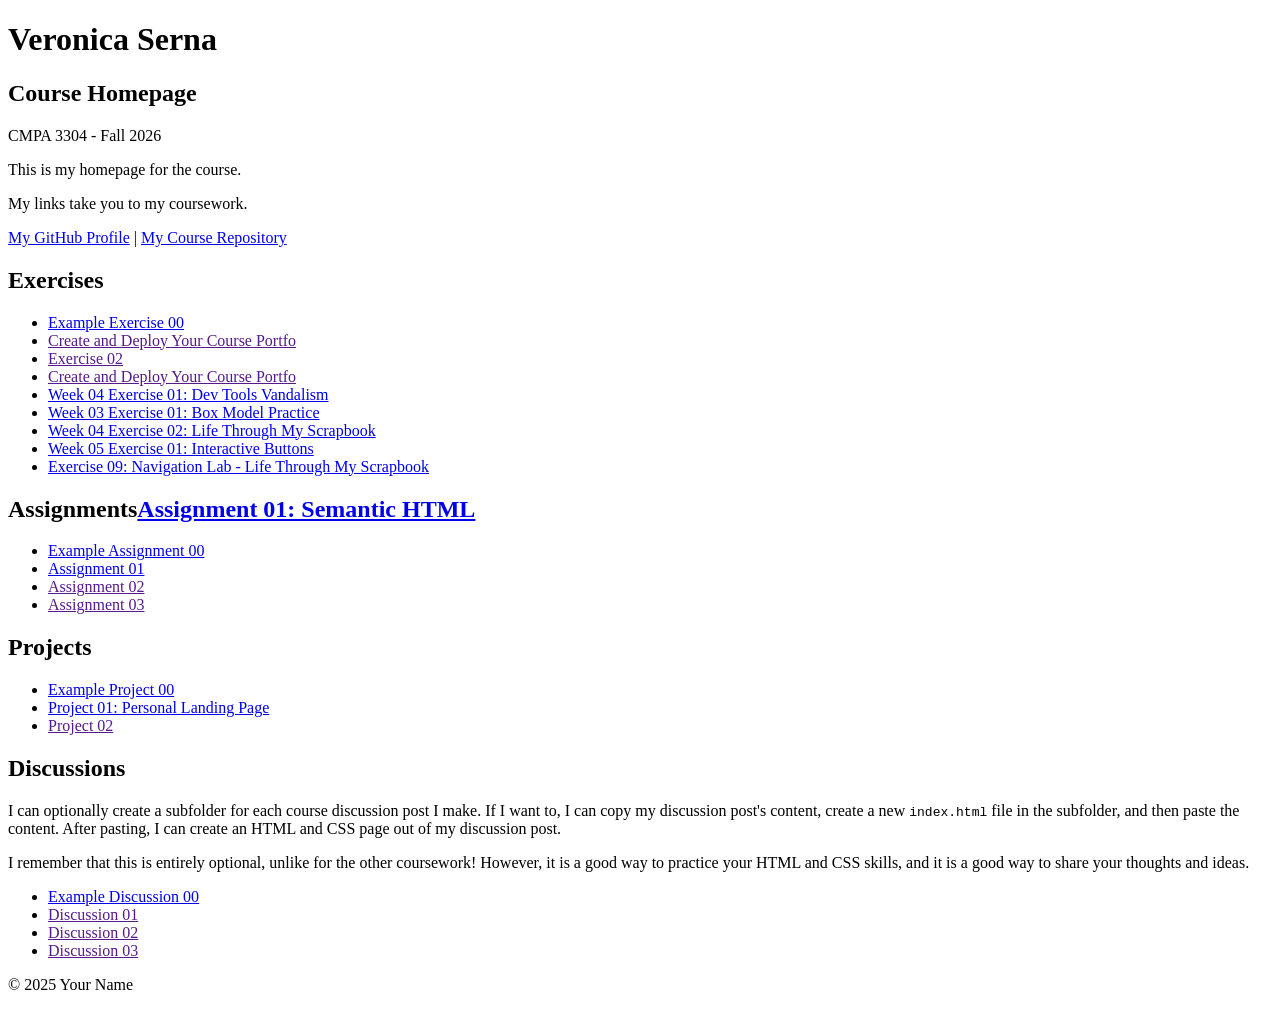
<file: index.html>
<!DOCTYPE html>

<!--

INSTRUCTIONS: HOW TO CHANGE THIS PAGE:

1. Change "Student Name" in the title above to your real name.

2. Change "Veronica Serna" in the big heading below to your real name.

3. Change "your-RSernaTech" to your real GitHub RSernaTech in both links.

4. Change "VScommit" to the name of this repository.

5. Change "CMPA 3304" to the name of your class.

6. Change "Fall 2026" to match when you are taking this class.

7. Add links to your work:
    - Find the words that say "Exercise 03", "Assignment 01", etc.
    - Between the quote marks in href="", put the relative link to your work in the subfolder. You can simply link to the subfolder name. Take a look at the example folders and links to see how to do this.
    - For work not yet started/completed, you can leave the href="" blank until you are ready.
    - Change the words "Exercise 03" to match the name of the exercise. Do the same for assignments and projects. If you add your discussion posts, do the same for them.
    - Do this for each piece of work you finish.

8. You can add more links by copying a whole line like this:
    <li><a href="">New Work Name</a></li>
    Then paste it below the last one in that section.

9. Save your changes and push to GitHub when you are done. Remember you can use GitHub Desktop to help you with this.

Remember: During the course, if you want, you can style your homepage to introduce your own style and aesthetics. To start, keep this page simple and plain. This is just a template to get you started. Embrace the handcrafted approach to web design and development: change things to make them your own.

Remember: You must have a GitHub account, a new GitHub repository for this course, and this file (index.html) in that repository. 

Remember: You must create subfolders for each piece of coursework as the semester progresses.

-->

<html lang="en">
    <head>
        <meta charset="UTF-8" />
        <title>Course Homepage template</title>
        <meta charset="UTF-8" />
        <meta name="viewport" content="width=device-width, initial-scale=1.0" />
        <title>Veronica Serna - Course Homepage</title>
    </head>

    <body>
        <header>
            <h1>Veronica Serna</h1>
            <h2>Course Homepage</h2>
            <p>CMPA 3304 - Fall 2026</p>
            <p>This is my homepage for the course.</p>
            <p>My links take you to my coursework.</p>
            <nav>
                <a href="https://github.com/your-RSernaTech">My GitHub Profile</a>
                |
                <a href="https://github.com/your-RSernaTech/VScommit">
                    My Course Repository
                </a>
            </nav>
        </header>

        <main>
            <section>
                <h2>Exercises</h2>
                <ul>
                    <li>
                        <a href="example-exercise-00/">Example Exercise 00</a>
                    </li>
                    <li><a href="">Create and Deploy Your Course Portfo</a></li>
                    <li><a href="">Exercise 02</a></li>
                    <li><a href="">Create and Deploy Your Course Portfo</a></li>
                    
                    <li><a href="week-04-exercise-01/index.html">Week 04 Exercise 01: Dev Tools Vandalism</a></li>

                    <li><a href="week-03-exercise-01/">Week 03 Exercise 01: Box Model Practice</a></li>
                    
                    <li><a href="week-04-exercise-02/">Week 04 Exercise 02: Life Through My Scrapbook</a></li>
                    <li><a href="week-05-exercise-01/">Week 05 Exercise 01: Interactive Buttons</a></li>
                    <li><a href="week-06-exercise-01/">Exercise 09: Navigation Lab - Life Through My Scrapbook</a></li>
                </ul>
            </section>

            <section>
                <h2>Assignments<a href="Assignment-01/">Assignment 01: Semantic HTML</a></h2>
                <ul>
                    <li>
                        <a href="example-assignment-00/">
                            Example Assignment 00
                        </a>
                    </li>
                    <li><a href="Assignment-01/">Assignment 01</a></li>
                    <li><a href="">Assignment 02</a></li>
                    <li><a href="">Assignment 03</a></li>
                </ul>
            </section>

            <section>
                <h2>Projects</h2>
                <ul>
                    <li>
                        <a href="example-project-00/">Example Project 00</a>
                    </li>
                    
                    <li><a href="project-01/index.html">Project 01: Personal Landing Page</a></li>

                    <li><a href="">Project 02</a></li>
                </ul>
            </section>

            <section>
                <h2>Discussions</h2>
                <p>
                    I can optionally create a subfolder for each course
                    discussion post I make. If I want to, I can copy my
                    discussion post's content, create a new
                    <code>index.html</code>
                    file in the subfolder, and then paste the content. After
                    pasting, I can create an HTML and CSS page out of my
                    discussion post.
                </p>
                <p>
                    I remember that this is entirely optional, unlike for the
                    other coursework! However, it is a good way to practice your
                    HTML and CSS skills, and it is a good way to share your
                    thoughts and ideas.
                </p>
                <ul>
                    <li>
                        <a href="example-discussion-00/">
                            Example Discussion 00
                        </a>
                    </li>
                    <li><a href="">Discussion 01</a></li>
                    <li><a href="">Discussion 02</a></li>
                    <li><a href="">Discussion 03</a></li>
                </ul>
            </section>
        </main>

        <footer>
            <p>&copy; 2025 Your Name</p>
        </footer>
    </body>
</html>
</file>
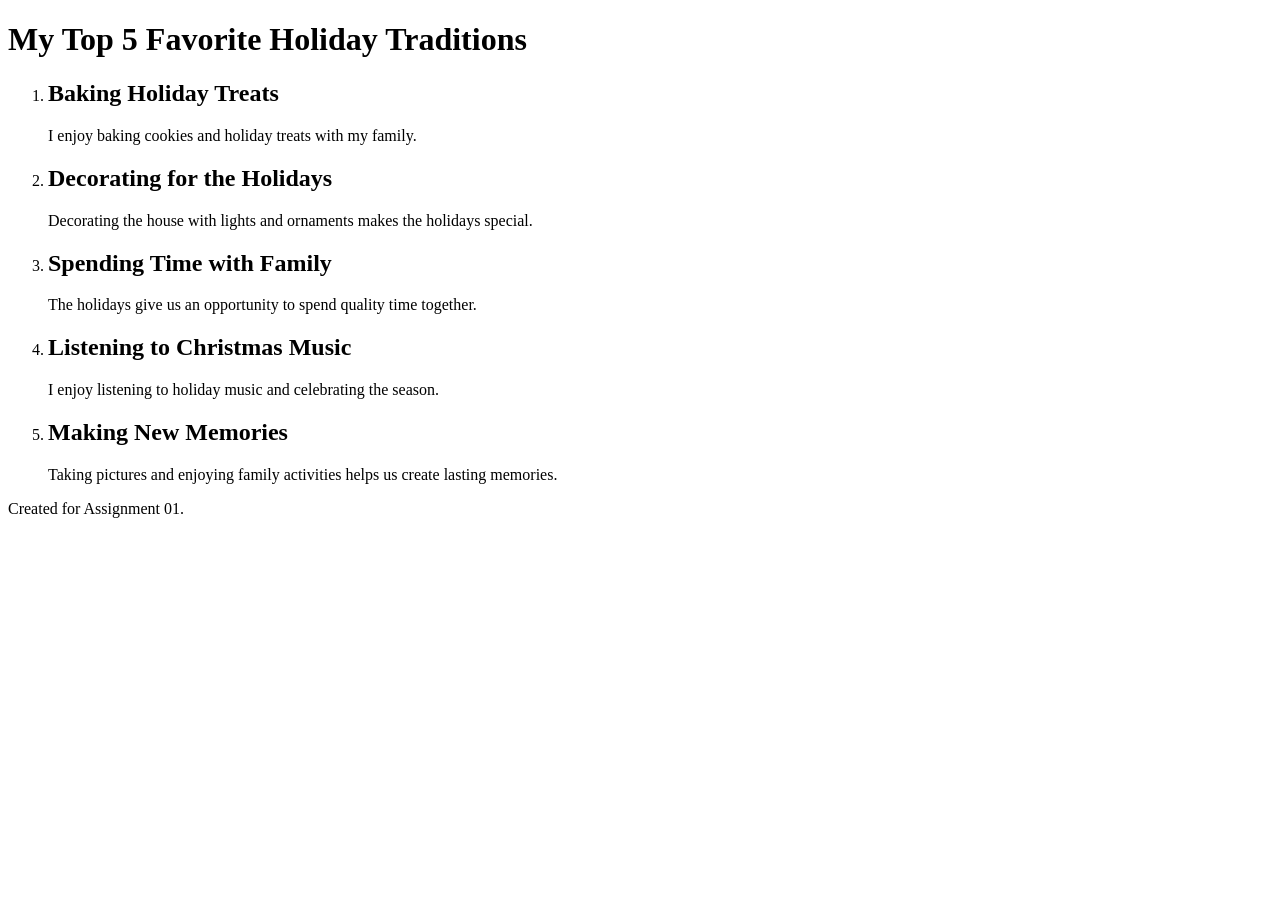
<file: Assignment-01/index.html>
<!DOCTYPE html>
<html lang="en">

<head>
    <meta charset="UTF-8">
    <meta name="viewport" content="width=device-width, initial-scale=1.0">
    <title>My Top 5 Favorite Holiday Traditions</title>
</head>

<body>

    <header>
        <h1>My Top 5 Favorite Holiday Traditions</h1>
    </header>

    <main>
        <ol>
            <li>
                <h2>Baking Holiday Treats</h2>
                <p>I enjoy baking cookies and holiday treats with my family.</p>
            </li>

            <li>
                <h2>Decorating for the Holidays</h2>
                <p>Decorating the house with lights and ornaments makes the holidays special.</p>
            </li>

            <li>
                <h2>Spending Time with Family</h2>
                <p>The holidays give us an opportunity to spend quality time together.</p>
            </li>

            <li>
                <h2>Listening to Christmas Music</h2>
                <p>I enjoy listening to holiday music and celebrating the season.</p>
            </li>

            <li>
                <h2>Making New Memories</h2>
                <p>Taking pictures and enjoying family activities helps us create lasting memories.</p>
            </li>
        </ol>
    </main>

    <footer>
        <p>Created for Assignment 01.</p>
    </footer>

</body>
</html>
</file>
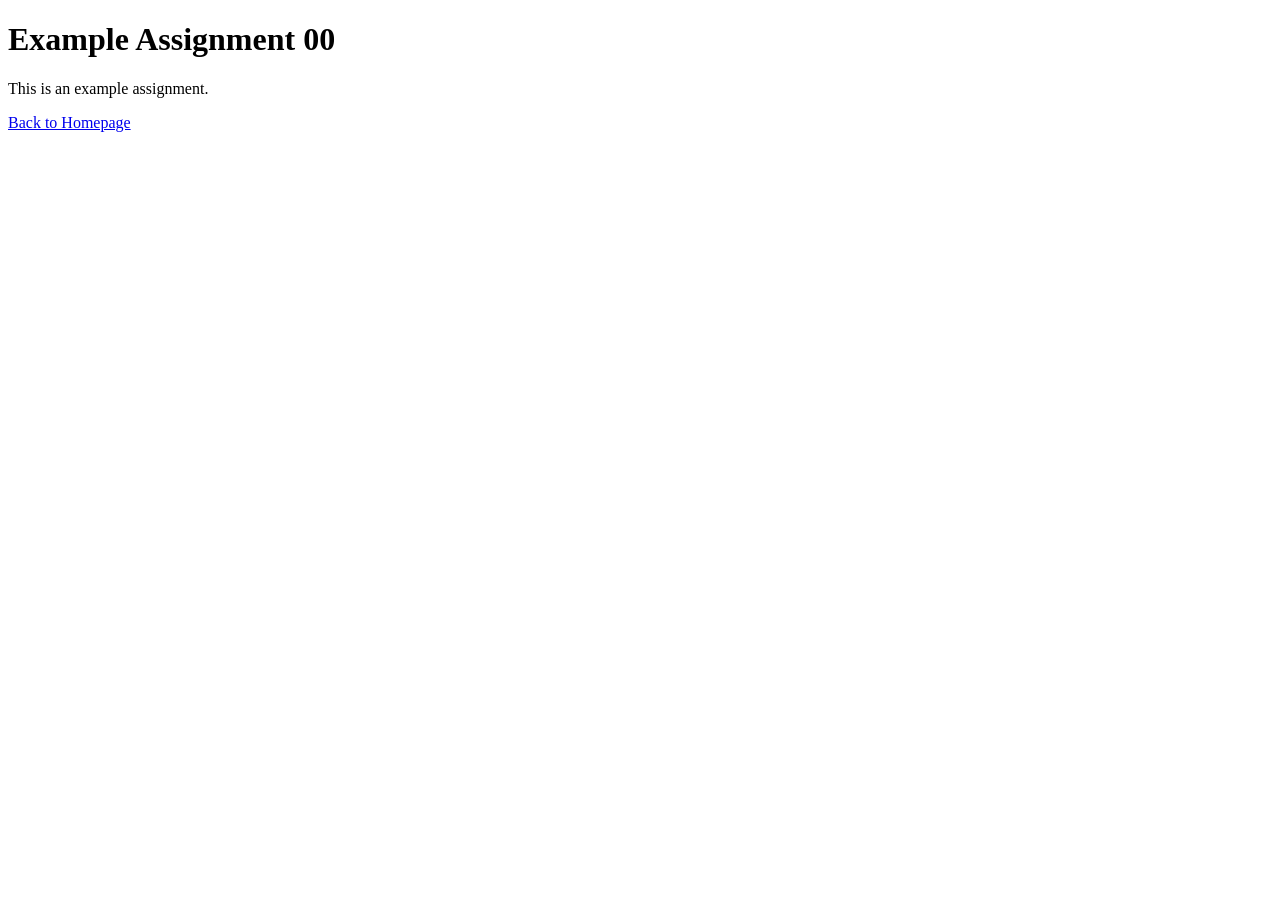
<file: example-assignment-00/index.html>
<!DOCTYPE html>
<html lang="en">
    <head>
        <meta charset="UTF-8" />
        <meta name="viewport" content="width=device-width, initial-scale=1.0" />
        <title>Example Assignment 00</title>
    </head>
    <body>
        <h1>Example Assignment 00</h1>
        <p>This is an example assignment.</p>
        <a href="../index.html">Back to Homepage</a>
    </body>
</html>
</file>
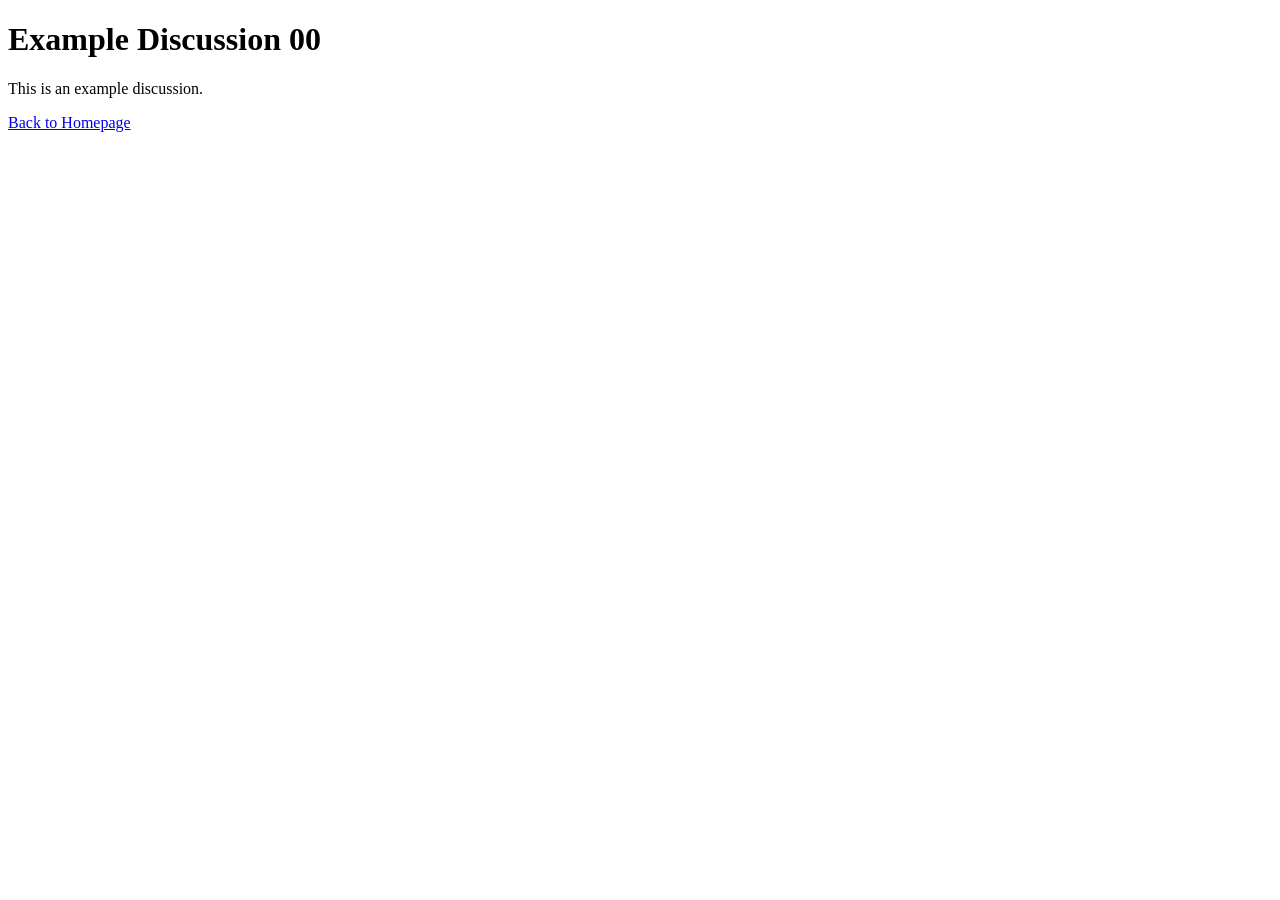
<file: example-discussion-00/index.html>
<!DOCTYPE html>
<html lang="en">
    <head>
        <meta charset="UTF-8" />
        <meta name="viewport" content="width=device-width, initial-scale=1.0" />
        <title>Example Discussion 00</title>
    </head>
    <body>
        <h1>Example Discussion 00</h1>
        <p>This is an example discussion.</p>
        <a href="../index.html">Back to Homepage</a>
    </body>
</html>
</file>
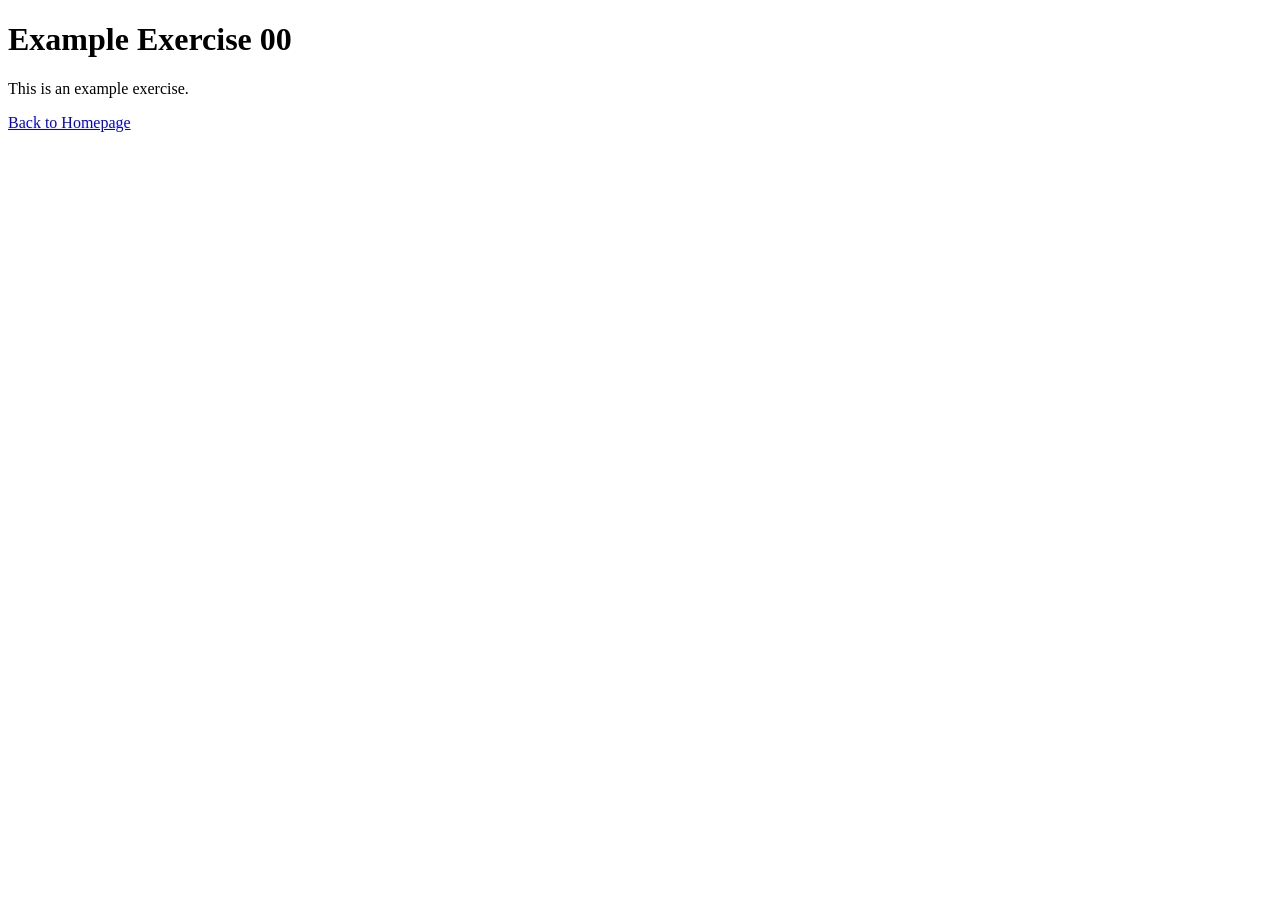
<file: example-exercise-00/index.html>
<!DOCTYPE html>
<html lang="en">
    <head>
        <meta charset="UTF-8" />
        <meta name="viewport" content="width=device-width, initial-scale=1.0" />
        <title>Example Exercise 00</title>
    </head>
    <body>
        <h1>Example Exercise 00</h1>
        <p>This is an example exercise.</p>
        <a href="../index.html">Back to Homepage</a>
    </body>
</html>
</file>
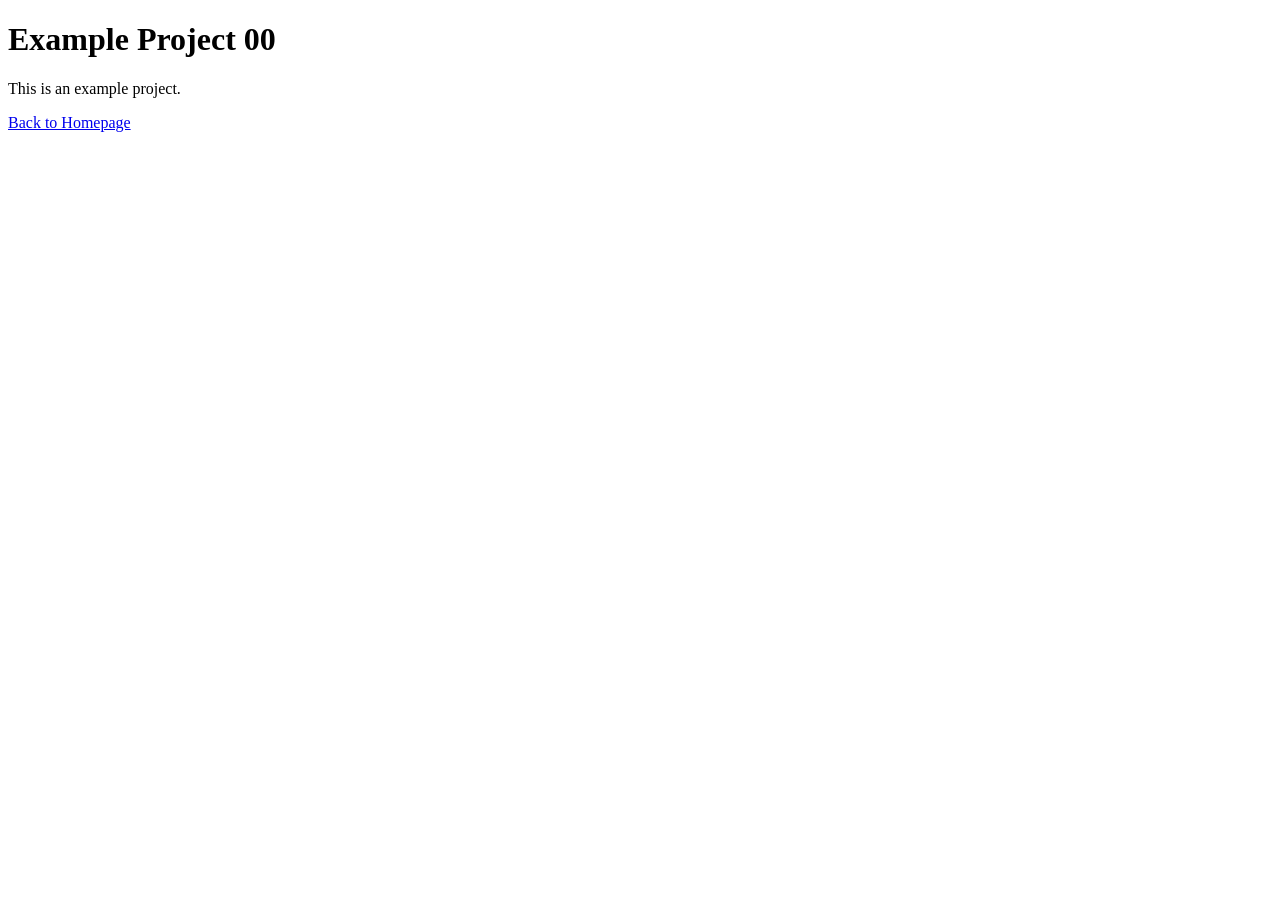
<file: example-project-00/index.html>
<!DOCTYPE html>
<html lang="en">
    <head>
        <meta charset="UTF-8" />
        <meta name="viewport" content="width=device-width, initial-scale=1.0" />
        <title>Example Project 00</title>
    </head>
    <body>
        <h1>Example Project 00</h1>
        <p>This is an example project.</p>
        <a href="../index.html">Back to Homepage</a>
    </body>
</html>
</file>
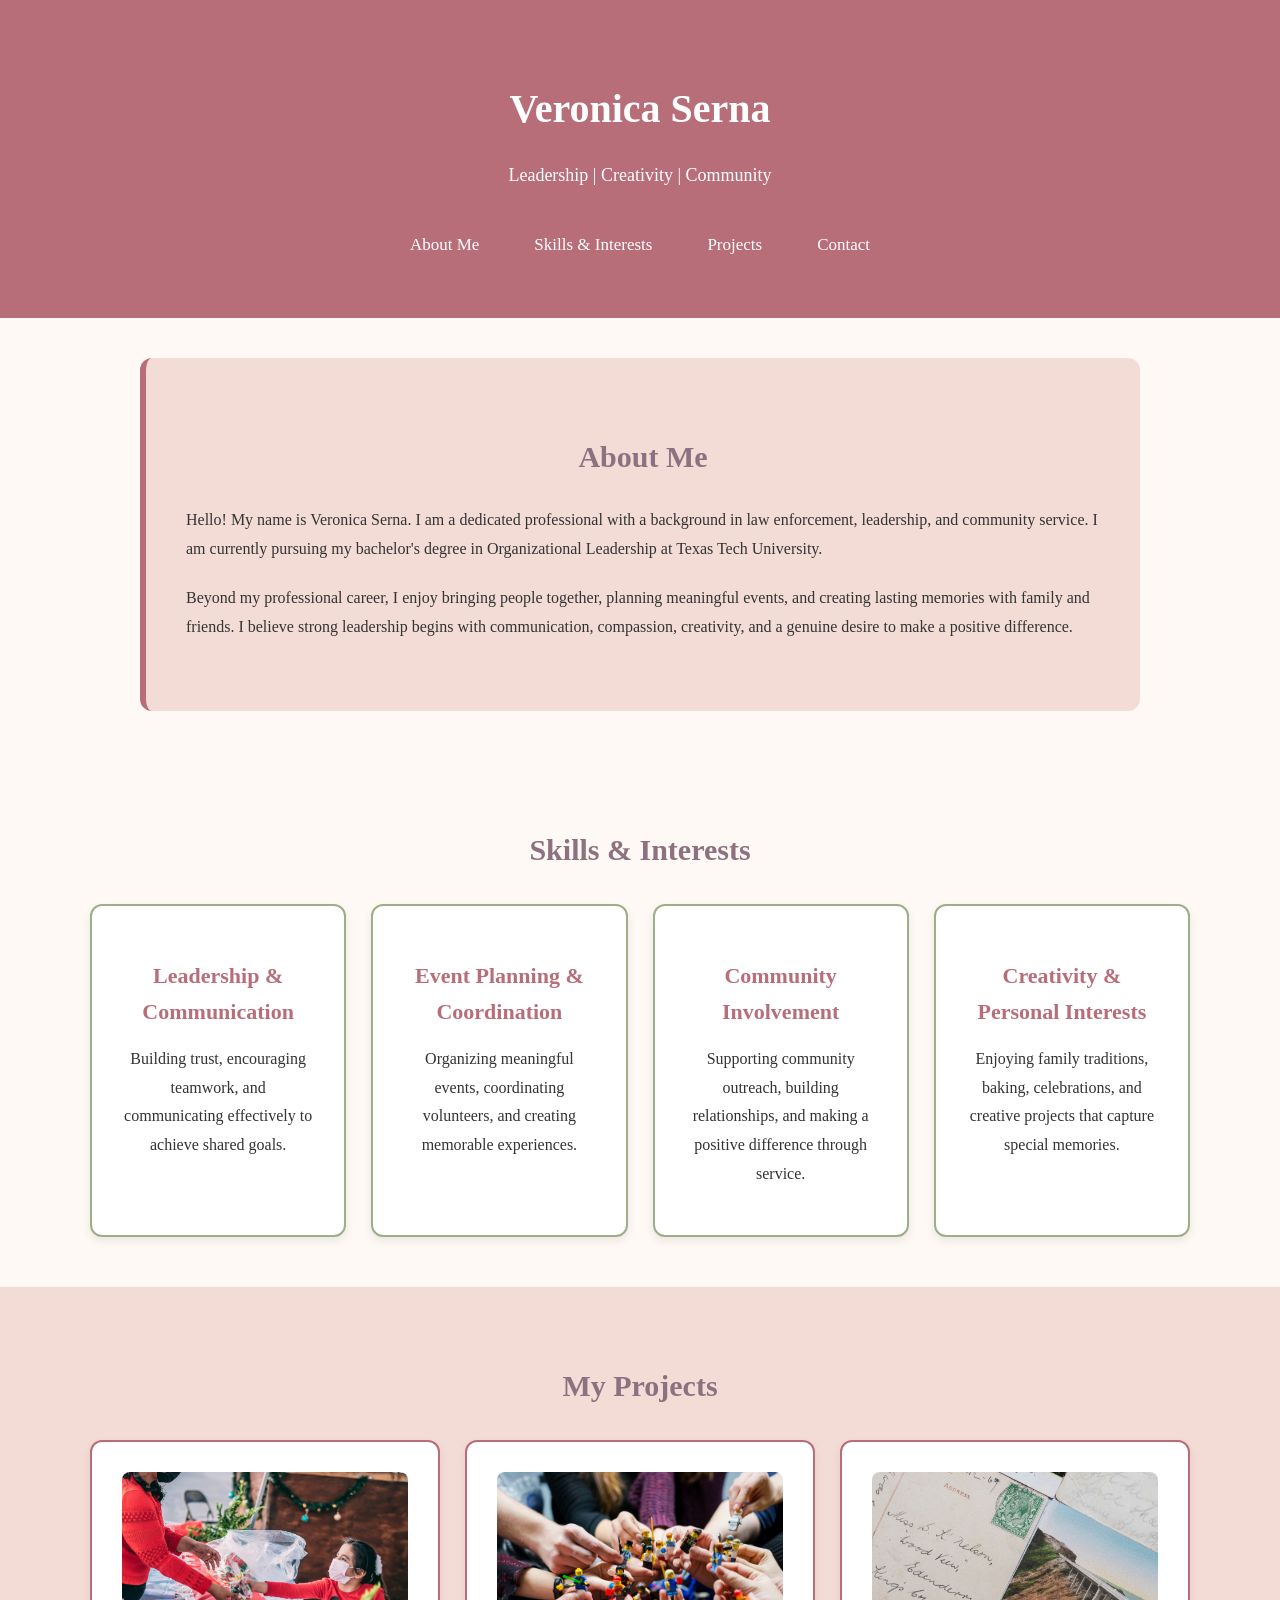
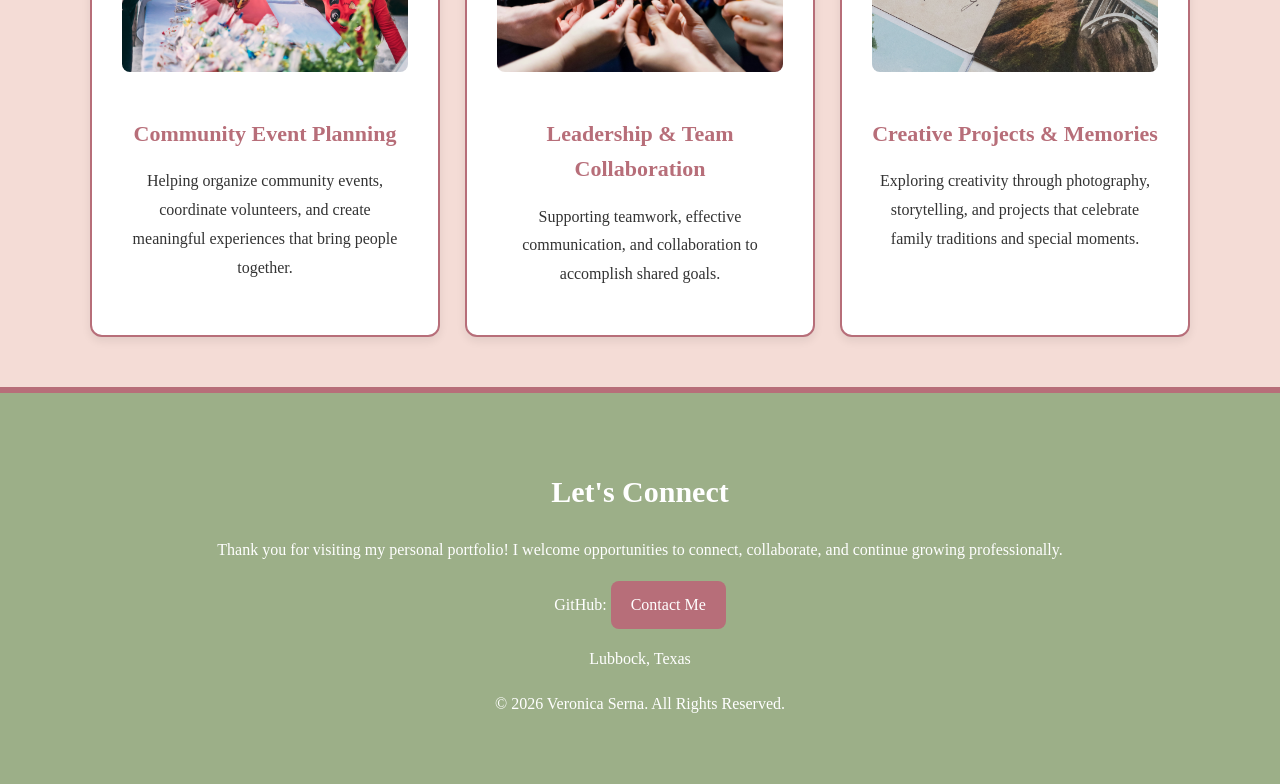
<file: project-01/index.html>
<!DOCTYPE html>
<html lang="en">
<head>
    <meta charset="UTF-8">
    <meta name="viewport" content="width=device-width, initial-scale=1.0">
    <title>My Personal Portfolio</title>
    <link rel="stylesheet" href="style.css">
</head>
<body>
<header>
    <h1>Veronica Serna</h1>
    <p>Leadership | Creativity | Community</p>

    <nav>
        <a href="#about">About Me</a>
        <a href="#skills">Skills & Interests</a>
        <a href="#projects">Projects</a>
        <a href="#contact">Contact</a>
    </nav>
</header>

<main>
    <section id="about">
        <h2>About Me</h2>
        <p>Hello! My name is Veronica Serna. I am a dedicated professional with a background in law enforcement, leadership, and community service. I am currently pursuing my bachelor's degree in Organizational Leadership at Texas Tech University.</p>

        <p>Beyond my professional career, I enjoy bringing people together, planning meaningful events, and creating lasting memories with family and friends. I believe strong leadership begins with communication, compassion, creativity, and a genuine desire to make a positive difference.</p>
    </section>

<section id="skills">
    <h2>Skills & Interests</h2>

    <div class="skills-container">
        <div class="skill-card">
            <h3>Leadership & Communication</h3>
            <p>Building trust, encouraging teamwork, and communicating effectively to achieve shared goals.</p>
        </div>

        <div class="skill-card">
            <h3>Event Planning & Coordination</h3>
            <p>Organizing meaningful events, coordinating volunteers, and creating memorable experiences.</p>
        </div>

        <div class="skill-card">
            <h3>Community Involvement</h3>
            <p>Supporting community outreach, building relationships, and making a positive difference through service.</p>
        </div>

        <div class="skill-card">
            <h3>Creativity & Personal Interests</h3>
            <p>Enjoying family traditions, baking, celebrations, and creative projects that capture special memories.</p>
        </div>
    </div>
</section>
 <section id="projects">
    <h2>My Projects</h2>
    <div class="projects-container">
        <div class="project-card">
            <img src="images/community-event.jpg" alt="Volunteers participating in a community event">       
            <h3>Community Event Planning</h3>
            <p>Helping organize community events, coordinate volunteers, and create meaningful experiences that bring people together.</p>
        </div>
        <div class="project-card">
            <img src="images/team-collaboration.jpg" alt="People working together as a team">
            <h3>Leadership & Team Collaboration</h3>
            <p>Supporting teamwork, effective communication, and collaboration to accomplish shared goals.</p>
        </div>
        <div class="project-card">
            <img src="images/scrapbooking-memories.jpg" alt="Vintage postcards and photographs representing treasured memories">
            <h3>Creative Projects & Memories</h3>
            <p>Exploring creativity through photography, storytelling, and projects that celebrate family traditions and special moments.</p>
        </div>
    </div>
</section> 

    
</main>


<footer id="contact">
    <h2>Let's Connect</h2>

    <p>Thank you for visiting my personal portfolio! I welcome opportunities to connect, collaborate, and continue growing professionally.</p>

    
<p>GitHub: <a href="https://github.com/RSernaTech" target="_blank" rel="noopener noreferrer">Contact Me</a></p>


    <p>Lubbock, Texas</p>

    <p>&copy; 2026 Veronica Serna. All Rights Reserved.</p>
</footer>

</body>
</html>
</file>
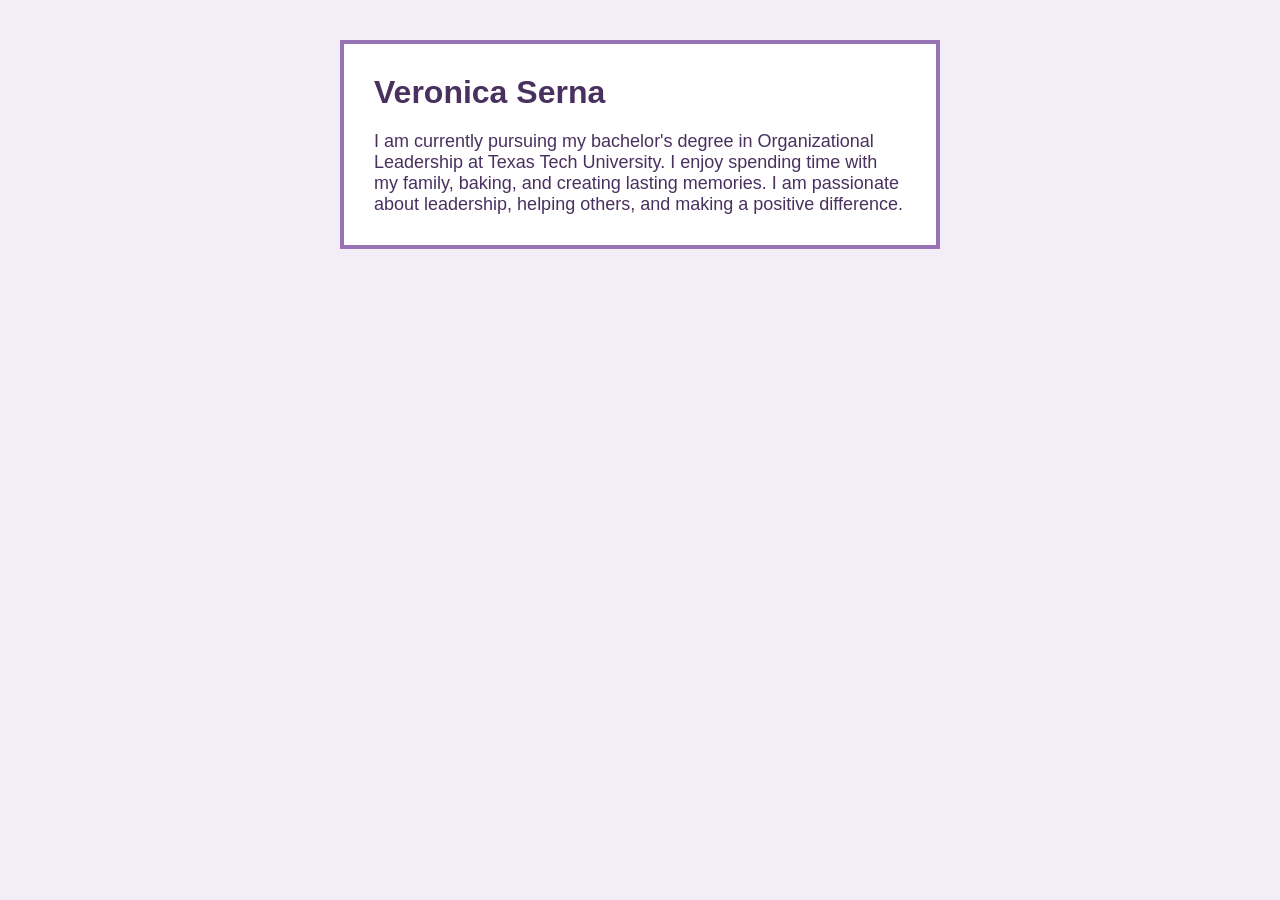
<file: week-03-exercise-01/index.html>
<!DOCTYPE html>
<html lang="en">

<head>
    <meta charset="UTF-8">
    <meta name="viewport" content="width=device-width, initial-scale=1.0">
    <title>Veronica Serna</title>
    <link rel="stylesheet" href="style.css">
</head>

<body>
    <div class="card">
        <h1>Veronica Serna</h1>
        <p>
            I am currently pursuing my bachelor's degree in
            Organizational Leadership at Texas Tech University.
            I enjoy spending time with my family, baking, and
            creating lasting memories. I am passionate about
            leadership, helping others, and making a positive
            difference.
        </p>
    </div>
</body>

</html>
</file>
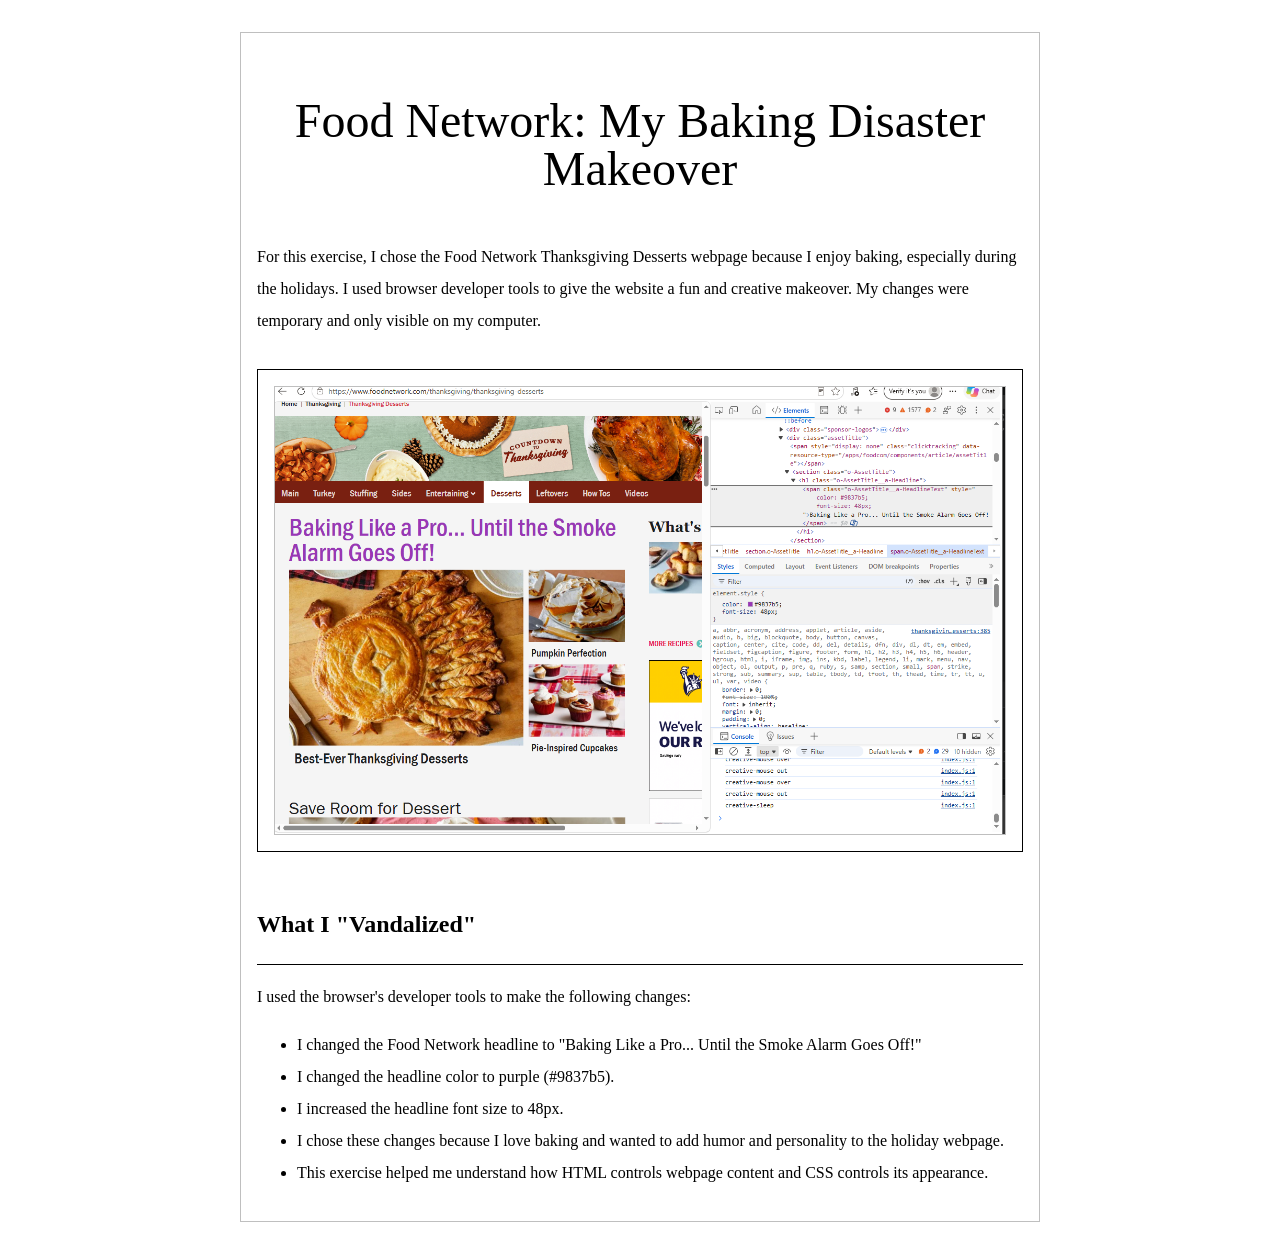
<file: week-04-exercise-01/index.html>
<!DOCTYPE html>
<html lang="en">

<head>
    <meta charset="UTF-8" />
    <meta name="viewport" content="width=device-width, initial-scale=1.0" />
    <title>Week 04 Exercise 01 - My Dev Tools Vandalism</title>
    <link rel="stylesheet" href="./style.css" />
</head>

<body>
    <main>
        <h1>Food Network: My Baking Disaster Makeover</h1>        
          <p>For this exercise, I chose the Food Network Thanksgiving
            Desserts webpage because I enjoy baking, especially during
            the holidays. I used browser developer tools to give the
            website a fun and creative makeover. My changes were
             temporary and only visible on my computer.
        </p>
        <div class="screenshot-container">
            <!-- 
                IMPORTANT: Update the src attribute below to match your screenshot filename.
                Example: If your screenshot is named "apple-dot-com-but-with-papyrus-font.png", change the line to:
                src="./apple-dot-com-but-with-papyrus-font.png"
            -->
            <img src="./devtools-vandalism-screenshot.png" alt="Screenshot of my modified Food Network webpage">        </div>
        <h2>What I "Vandalized"</h2>

        <p>
            I used the browser's developer tools to make the following changes:
        </p>

        <ul>
            <li>I changed the Food Network headline to "Baking Like a Pro... Until the Smoke Alarm Goes Off!"</li>
            <li>I changed the headline color to purple (#9837b5).</li>
            <li>I increased the headline font size to 48px.</li>
            <li>I chose these changes because I love baking and wanted to add humor and personality to the holiday webpage.</li>
            <li>This exercise helped me understand how HTML controls webpage content and CSS controls its appearance.</li>
        </ul>
            </main>
</body>

</html>
</file>
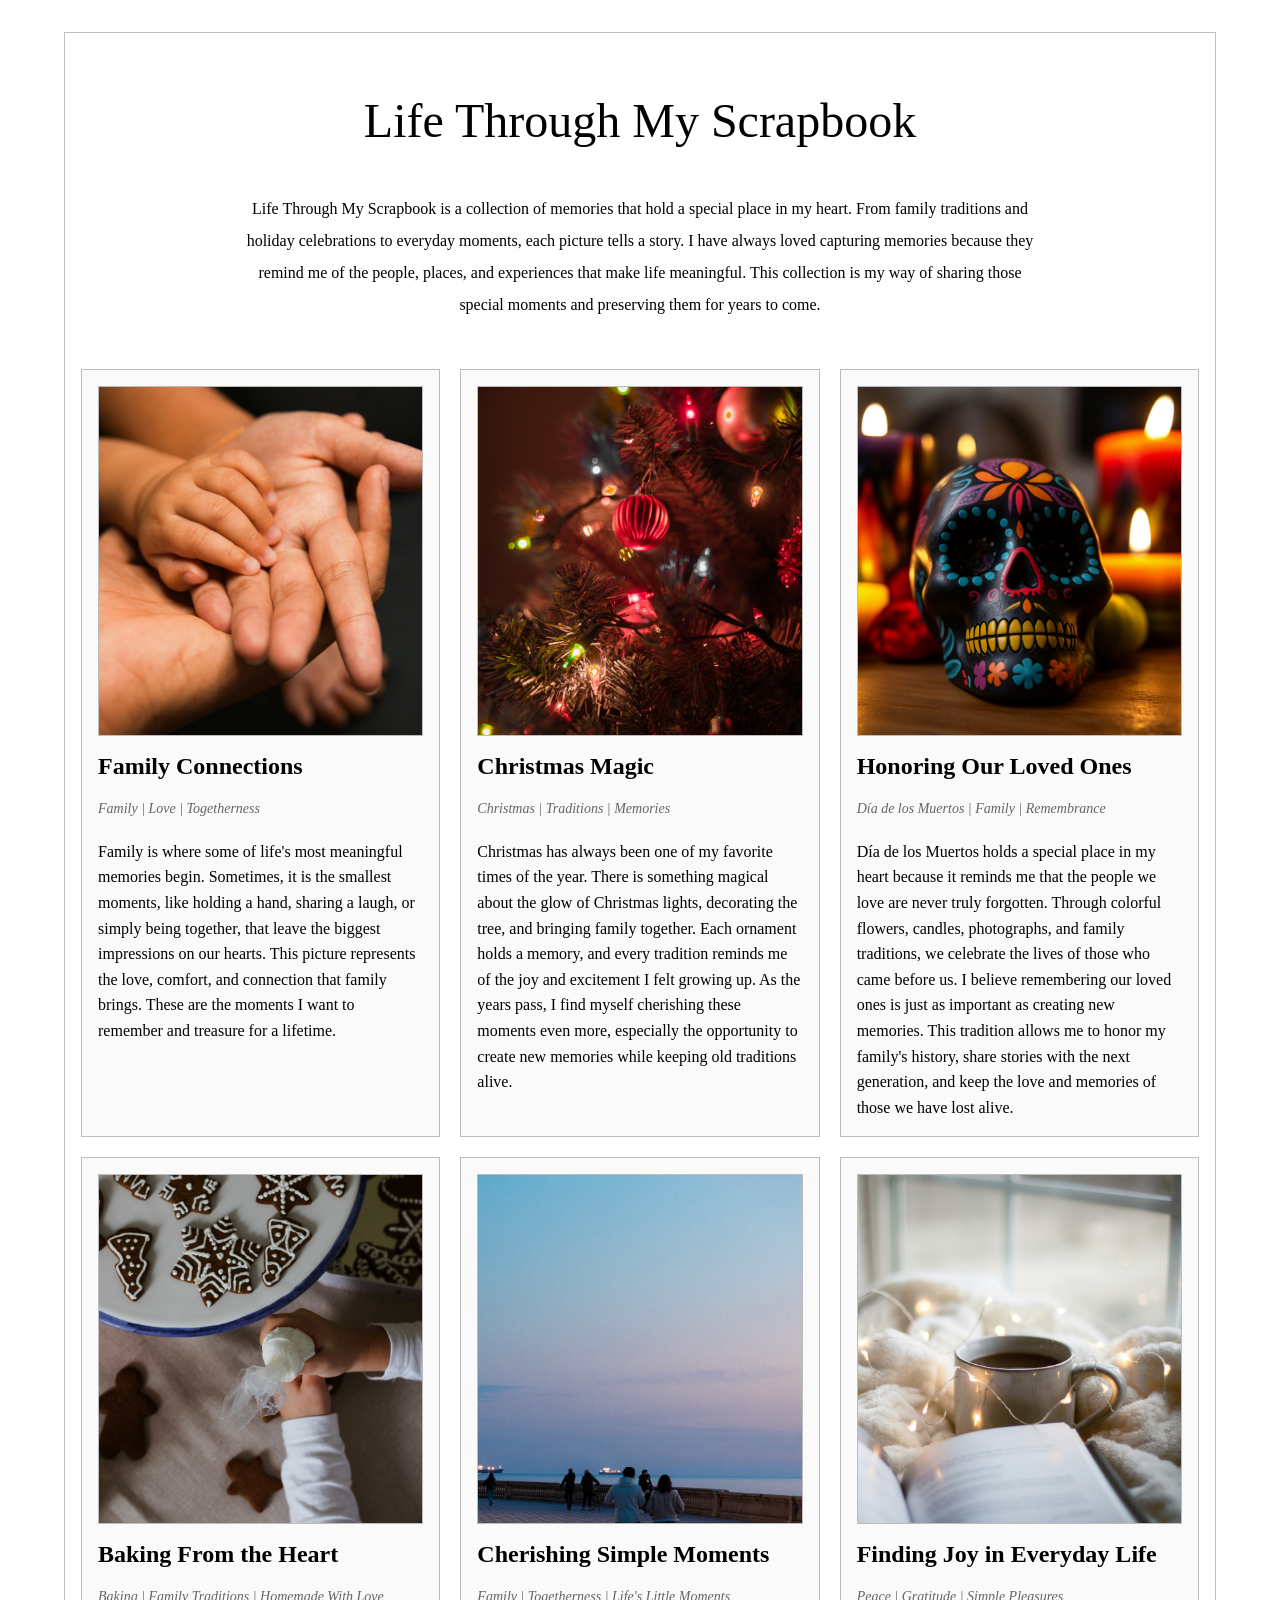
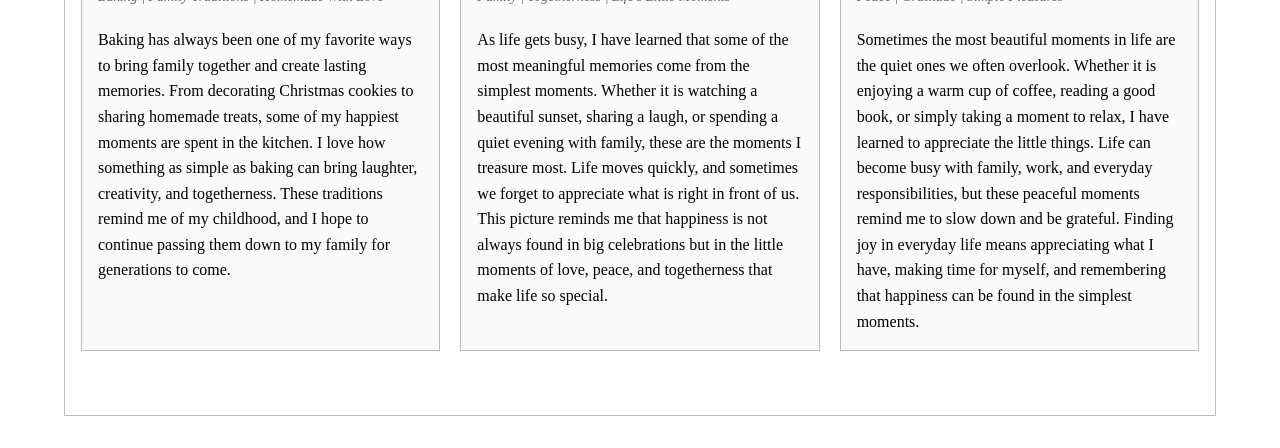
<file: week-04-exercise-02/index.html>
<!DOCTYPE html>
<html lang="en">

<head>
    <meta charset="UTF-8" />
    <meta name="viewport" content="width=device-width, initial-scale=1.0" />
    <title>Life Through My Scrapbook</title>   
    <link rel="stylesheet" href="./style.css" />
</head>

<body>
    <main>
        <h1>Life Through My Scrapbook</h1>        
        <p>
            Life Through My Scrapbook is a collection of memories
            that hold a special place in my heart. From family
            traditions and holiday celebrations to everyday moments,
            each picture tells a story. I have always loved capturing
            memories because they remind me of the people, places, 
            and experiences that make life meaningful. This collection 
            is my way of sharing those special moments and preserving them
            for years to come.
        </p>
        <div class="collection-grid">

            <!-- 
                SAMPLE CARD 1
                Replace this entire card with your own item.
                Keep the same structure: image, title, details, description.
            -->
            <div class="collection-card">
                <img src="./family-connections.jpg" alt="A child holding an adult's hand, representing family love and connection" />
                <h2>Family Connections</h2>
                <p class="details">Family | Love | Togetherness</p>
                <p class="description">
                    Family is where some of life's most meaningful memories begin. Sometimes, it is the smallest moments, like holding a
                     hand, sharing a laugh, or simply being together, that leave the biggest impressions on our hearts. This picture represents
                     the love, comfort, and connection that family brings. These are the moments I want to remember and treasure for a
                     lifetime.
                </p>
            </div>

            <!-- 
                SAMPLE CARD 2
                Replace this entire card with your own item.
                Notice the structure is identical to Sample Card 1.
            -->
            <div class="collection-card">
                <img src="./nostalgic-christmas.jpg" alt="Christmas tree decorated with colorful lights and ornaments" />
                <h2>Christmas Magic</h2>
                <p class="details">Christmas | Traditions | Memories</p>
                <p class="description">
                  Christmas has always been one of my favorite times of the year. There is something magical about the
                  glow of Christmas lights, decorating the tree, and bringing family together. Each ornament holds a 
                  memory, and every tradition reminds me of the joy and excitement I felt growing up. As the years pass, I 
                  find myself cherishing these moments even more, especially the opportunity to create new memories while 
                  keeping old traditions alive.  
                </p>
            </div>

            <!-- 
                PLACEHOLDER CARD 3
                Complete this card by adding your image, title, details, and description.
            -->
            <div class="collection-card">
                <img src="./honoring-loved-ones.jpg" alt="Dia de los Muertos remembrance and family traditions" />
                <h2>Honoring Our Loved Ones</h2>
                <p class="details">Día de los Muertos | Family | Remembrance</p>
                <p class="description">
                   Día de los Muertos holds a special place in my heart because it reminds me that the people we love are
                   never truly forgotten. Through colorful flowers, candles, photographs, and family traditions, we celebrate
                   the lives of those who came before us. I believe remembering our loved ones is just as important as
                   creating new memories. This tradition allows me to honor my family's history, share stories with the next 
                   generation, and keep the love and memories of those we have lost alive.
                </p>
            </div>

            <!-- 
                PLACEHOLDER CARD 4
                Complete this card by adding your image, title, details, and description.
            -->
            <div class="collection-card">
                <img src="./baking-from-the-heart.jpg" alt="A child decorating homemade gingerbread cookies for the holidays" />
                <h2>Baking From the Heart</h2>
                <p class="details">Baking | Family Traditions | Homemade With Love</p>
                <p class="description">
                    Baking has always been one of my favorite ways to bring family together and create lasting memories.
                    From decorating Christmas cookies to sharing homemade treats, some of my happiest moments are
                    spent in the kitchen. I love how something as simple as baking can bring laughter, creativity, and
                    togetherness. These traditions remind me of my childhood, and I hope to continue passing them down to
                    my family for generations to come.
                </p>
            </div>

            <!-- 
                PLACEHOLDER CARD 5
                Complete this card by adding your image, title, details, and description.
            -->
            <div class="collection-card">
             <img src="./cherishing-simple-moments.jpg" alt="People enjoying a peaceful evening together by the waterfront" />   
                <h2>Cherishing Simple Moments</h2>
               <p class="details">Family | Togetherness | Life's Little Moments</p> 
                <p class="description">
                    As life gets busy, I have learned that some of the most meaningful memories come from the simplest
                    moments. Whether it is watching a beautiful sunset, sharing a laugh, or spending a quiet evening with
                    family, these are the moments I treasure most. Life moves quickly, and sometimes we forget to
                    appreciate what is right in front of us. This picture reminds me that happiness is not always found in big
                    celebrations but in the little moments of love, peace, and togetherness that make life so special.
                </p>
            </div>

            <!-- 
                PLACEHOLDER CARD 6
                Complete this card by adding your image, title, details, and description.
            -->
            <div class="collection-card">
                <img src="./finding-joy.jpg" alt="A cozy cup of coffee beside an open book and soft blankets near a window" />
                <h2>Finding Joy in Everyday Life</h2>
                <p class="details">Peace | Gratitude | Simple Pleasures</p>
                <p class="description">
                   Sometimes the most beautiful moments in life are the quiet
                   ones we often overlook. Whether it is enjoying a warm cup
                   of coffee, reading a good book, or simply taking a moment
                   to relax, I have learned to appreciate the little things.
                   Life can become busy with family, work, and everyday
                   responsibilities, but these peaceful moments remind me
                   to slow down and be grateful. Finding joy in everyday life
                   means appreciating what I have, making time for myself,
                   and remembering that happiness can be found in the
                   simplest moments.
                </p>
            </div>
        </div>
    </main>
</body>

</html>
</file>
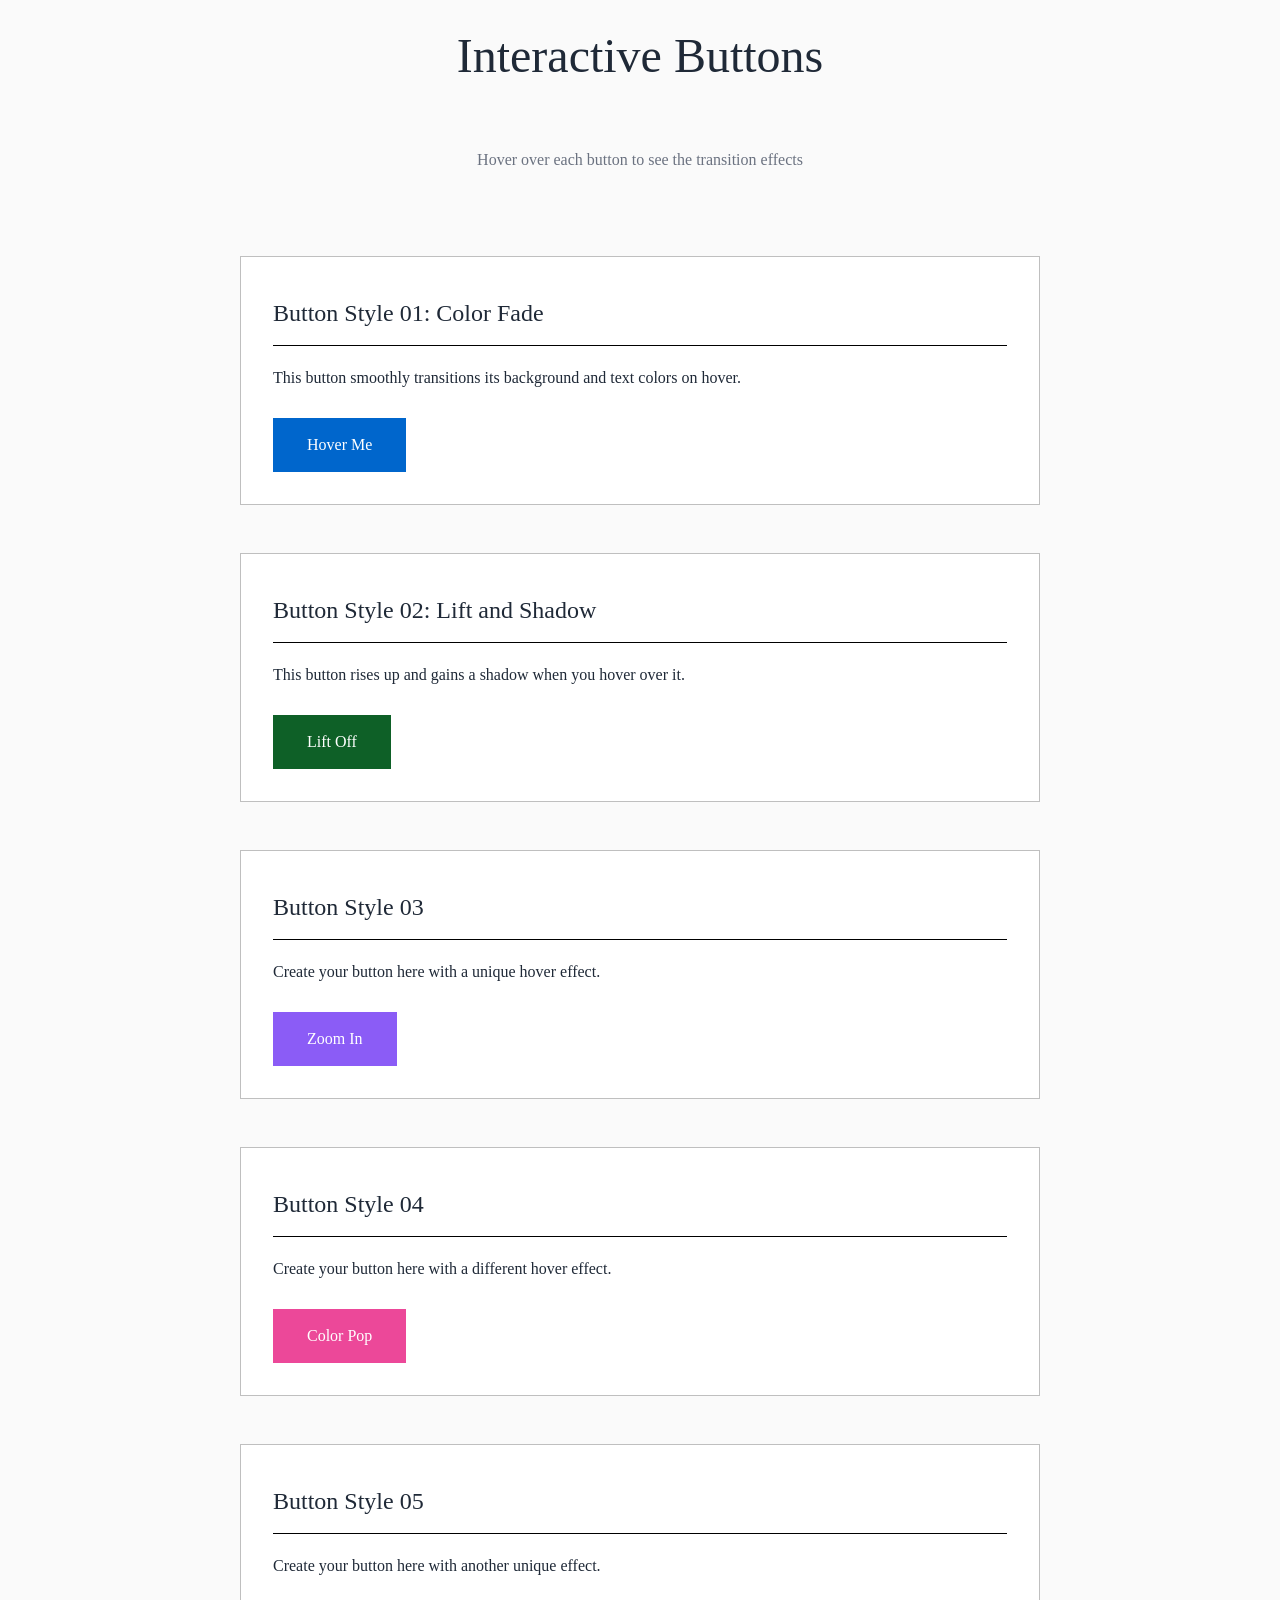
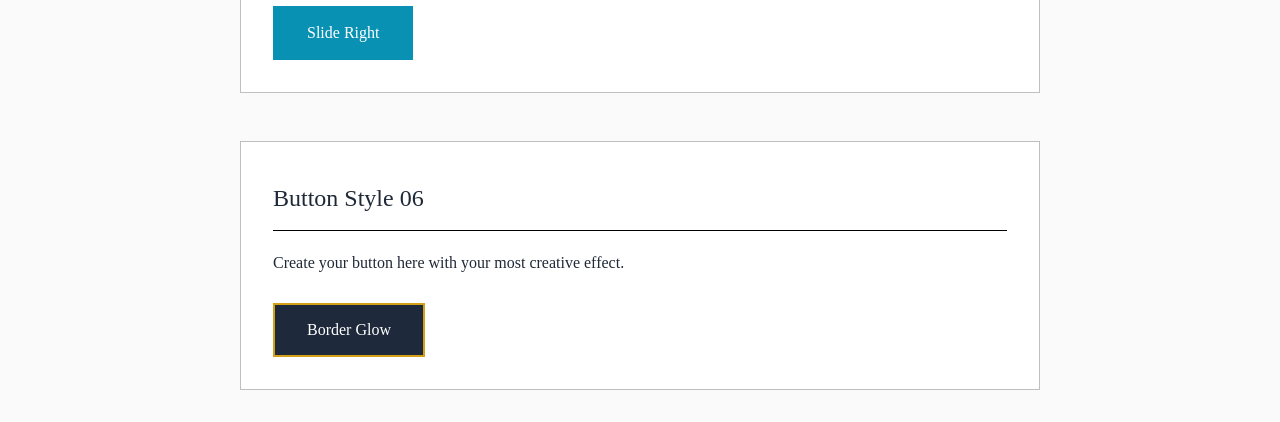
<file: week-05-exercise-01/index.html>
<!DOCTYPE html>
<html lang="en">

<head>
    <meta charset="UTF-8">
    <meta name="viewport" content="width=device-width, initial-scale=1.0">
    <title>Exercises Week 05 Exercise 01: Interactive Buttons</title>
    <link rel="stylesheet" href="./style.css">
</head>

<body>
    <div class="container">
        <h1>Interactive Buttons</h1>
        <p class="subtitle">Hover over each button to see the transition effects</p>

        <section class="button-section">
            <h2>Button Style 01: Color Fade</h2>
            <p>This button smoothly transitions its background and text colors on hover.</p>
            <button class="button-01">Hover Me</button>
        </section>


        <section class="button-section">
            <h2>Button Style 02: Lift and Shadow</h2>
            <p>This button rises up and gains a shadow when you hover over it.</p>
            <button class="button-02">Lift Off</button>
        </section>

        <section class="button-section">
            <h2>Button Style 03</h2>
            <p>Create your button here with a unique hover effect.</p>
            <button class="button-03">Zoom In</button>
        </section>

        <section class="button-section">
            <h2>Button Style 04</h2>
            <p>Create your button here with a different hover effect.</p>
            <button class="button-04">Color Pop</button>
        </section>

        <section class="button-section">
            <h2>Button Style 05</h2>
            <p>Create your button here with another unique effect.</p>
            <button class="button-05">Slide Right</button>
        </section>

        <section class="button-section">
            <h2>Button Style 06</h2>
            <p>Create your button here with your most creative effect.</p>
            <button class="button-06">Border Glow</button>
        </section>
    </div>
</body>

</html>
</file>
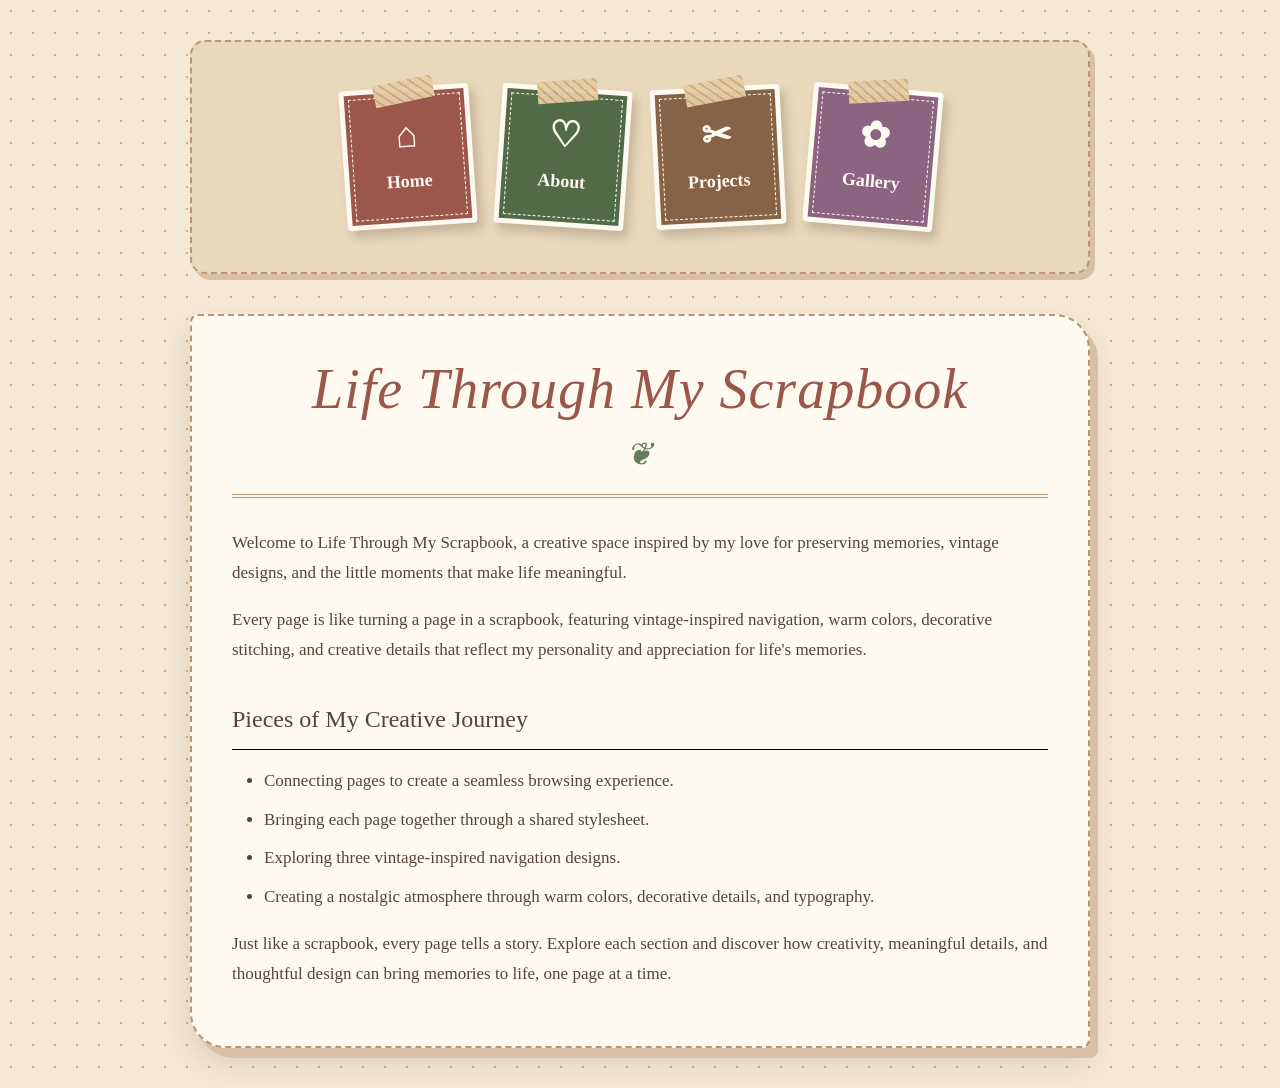
<file: week-06-exercise-01/index.html>
<!DOCTYPE html>
<html lang="en">

<head>
  <meta charset="UTF-8">
  <meta name="viewport" content="width=device-width, initial-scale=1.0">
  <title>Navigation Lab - Home</title>
  <link rel="stylesheet" href="css/style.css">
</head>

<body>

  <nav class="nav-horizontal">
    <ul>
      <li><a href="index.html">Home</a></li>
      <li><a href="about.html">About</a></li>
      <li><a href="projects/index.html">Projects</a></li>
      <li><a href="gallery/index.html">Gallery</a></li>
    </ul>
  </nav>

  <main>
    <h1>Life Through My Scrapbook</h1>

    <p>Welcome to Life Through My Scrapbook, a creative space inspired by my love for preserving memories, vintage
      designs, and the little moments that make life meaningful.</p>
    <p>Every page is like turning a page in a scrapbook, featuring vintage-inspired navigation, warm colors, decorative
      stitching, and creative details that reflect my personality and appreciation for life's memories.</p>

    <h2>Pieces of My Creative Journey</h2>
    <ul>
      <li>Connecting pages to create a seamless browsing experience.</li>
      <li>Bringing each page together through a shared stylesheet.</li>
      <li>Exploring three vintage-inspired navigation designs.</li>
      <li>Creating a nostalgic atmosphere through warm colors, decorative details, and typography.</li>
    </ul>

    <p>Just like a scrapbook, every page tells a story. Explore each section and discover how creativity, meaningful details, and thoughtful design can bring memories to life, one page at a time.</p>
  </main>

</body>

</html>
</file>
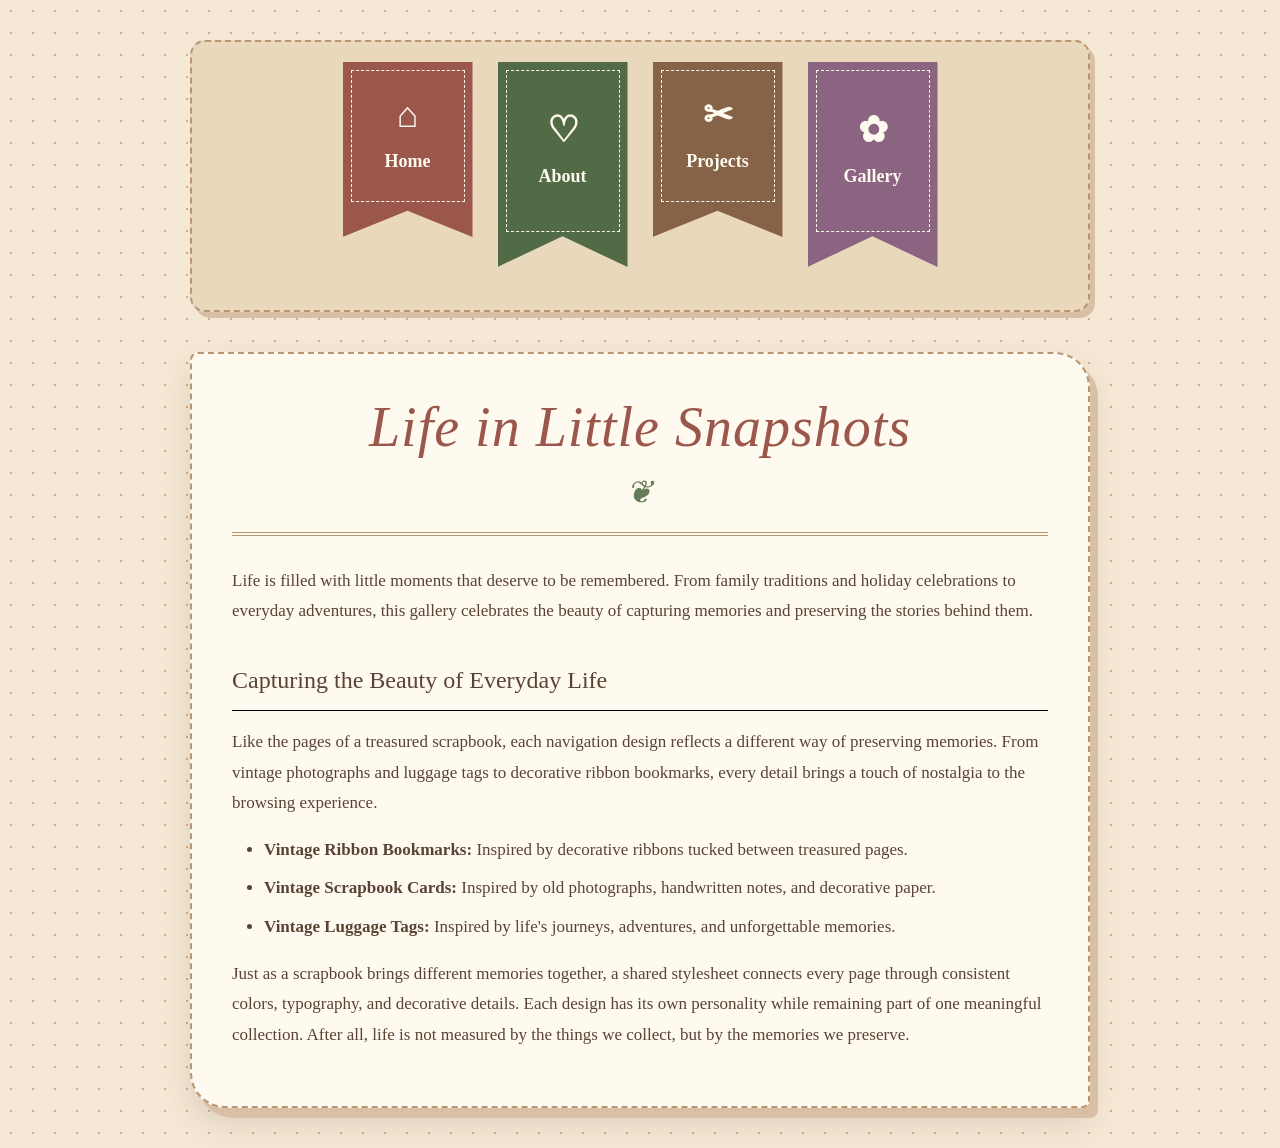
<file: week-06-exercise-01/gallery/index.html>
<!DOCTYPE html>
<html lang="en">

<head>
  <meta charset="UTF-8">
  <meta name="viewport" content="width=device-width, initial-scale=1.0">
  <title>Navigation Lab - Gallery</title>
  <link rel="stylesheet" href="../css/style.css">
</head>

<body>

  <nav class="nav-simple">
    <ul>
      <li><a href="../index.html">Home</a></li>
      <li><a href="../about.html">About</a></li>
      <li><a href="../projects/index.html">Projects</a></li>
      <li><a href="index.html">Gallery</a></li>
    </ul>
  </nav>

  <main>
    <h1>Life in Little Snapshots</h1>

    <p>Life is filled with little moments that deserve to be remembered. From family traditions and holiday celebrations to everyday adventures, this gallery celebrates the beauty of capturing memories and preserving the stories behind them.</p>

    <h2>Capturing the Beauty of Everyday Life</h2>

    <p>Like the pages of a treasured scrapbook, each navigation design reflects a different way of preserving memories. From vintage photographs and luggage tags to decorative ribbon bookmarks, every detail brings a touch of nostalgia to the browsing experience.</p>
   <ul>
    <li><strong>Vintage Ribbon Bookmarks:</strong> Inspired by decorative ribbons tucked between treasured pages.</li>
    <li><strong>Vintage Scrapbook Cards:</strong> Inspired by old photographs, handwritten notes, and decorative paper.</li>
    <li><strong>Vintage Luggage Tags:</strong> Inspired by life's journeys, adventures, and unforgettable memories.</li>
</ul>

 <p>Just as a scrapbook brings different memories together, a shared stylesheet connects every page through consistent colors, typography, and decorative details. Each design has its own personality while remaining part of one meaningful collection. After all, life is not measured by the things we collect, but by the memories we preserve.</p>
  </main>

</body>

</html>
</file>
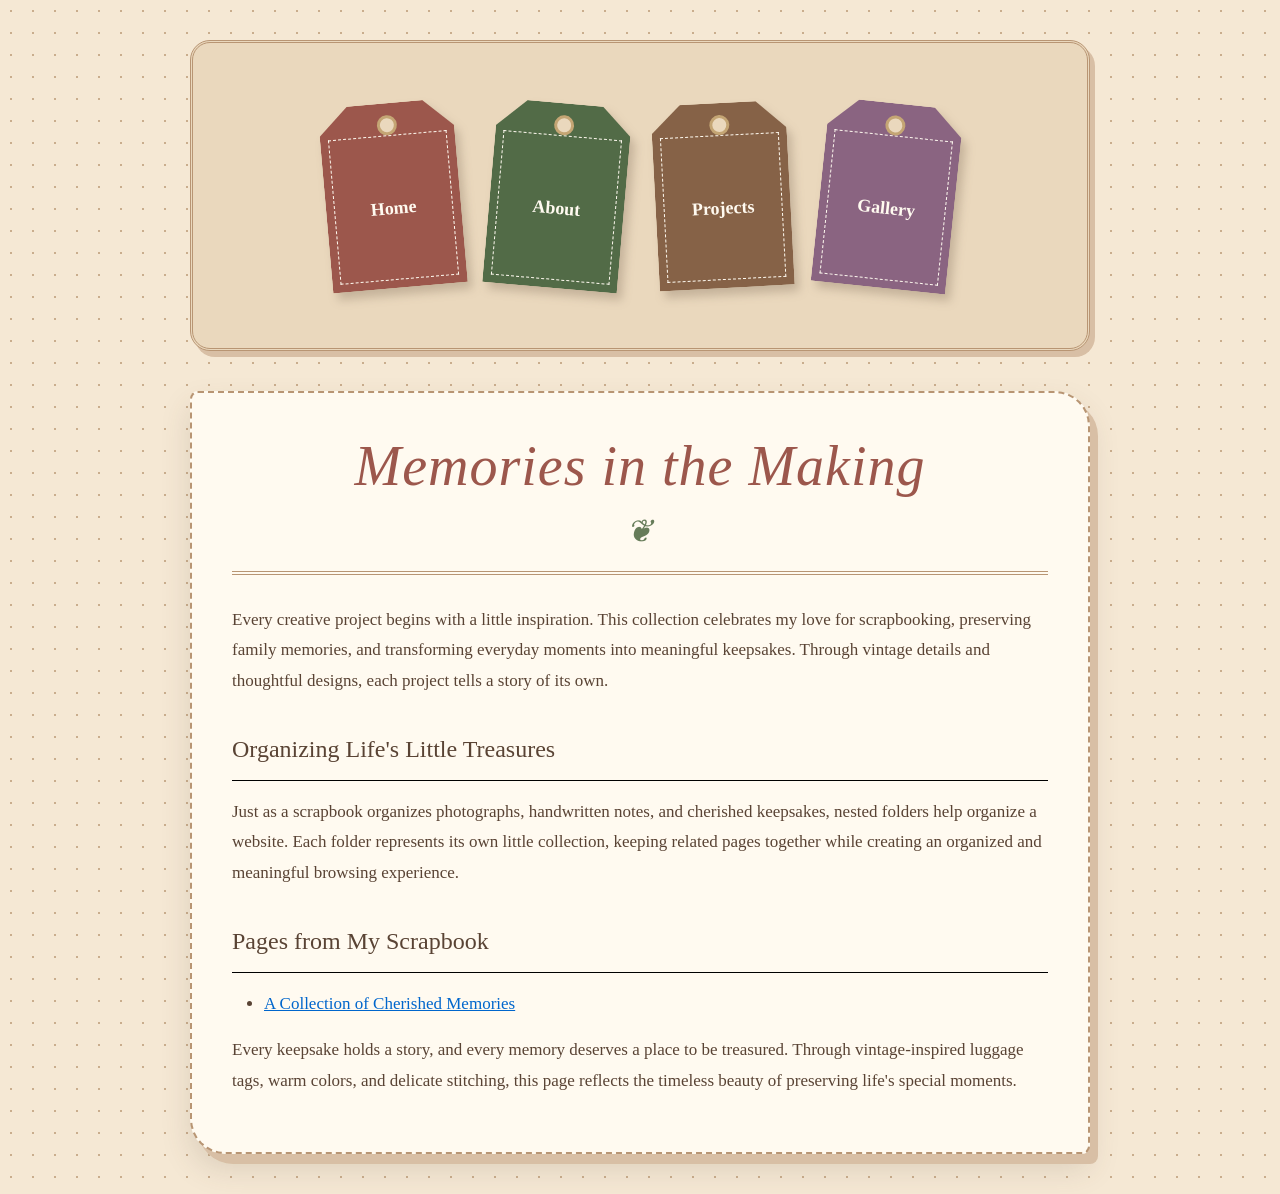
<file: week-06-exercise-01/projects/index.html>
<!DOCTYPE html>
<html lang="en">

<head>
  <meta charset="UTF-8">
  <meta name="viewport" content="width=device-width, initial-scale=1.0">
  <title>Navigation Lab - Projects</title>
  <link rel="stylesheet" href="../css/style.css">
</head>

<body>

  <nav class="nav-custom">
    <ul>
      <li><a href="../index.html">Home</a></li>
      <li><a href="../about.html">About</a></li>
      <li><a href="index.html">Projects</a></li>
      <li><a href="../gallery/index.html">Gallery</a></li>
    </ul>
  </nav>

  <main>
   <h1>Memories in the Making</h1>

    <p>Every creative project begins with a little inspiration. This collection celebrates my love for scrapbooking, preserving family memories, and transforming everyday moments into meaningful keepsakes. Through vintage details and thoughtful designs, each project tells a story of its own.</p>

    <h2>Organizing Life's Little Treasures</h2>

    <p>Just as a scrapbook organizes photographs, handwritten notes, and cherished keepsakes, nested folders help organize a website. Each folder represents its own little collection, keeping related pages together while creating an organized and meaningful browsing experience.</p>

    <h2>Pages from My Scrapbook</h2>

    <ul>
      <li><a href="project-detail.html">A Collection of Cherished Memories</a></li> 
    </ul>

   <p>Every keepsake holds a story, and every memory deserves a place to be treasured. Through vintage-inspired luggage tags, warm colors, and delicate stitching, this page reflects the timeless beauty of preserving life's special moments.</p>
  </main>

</body>

</html>
</file>
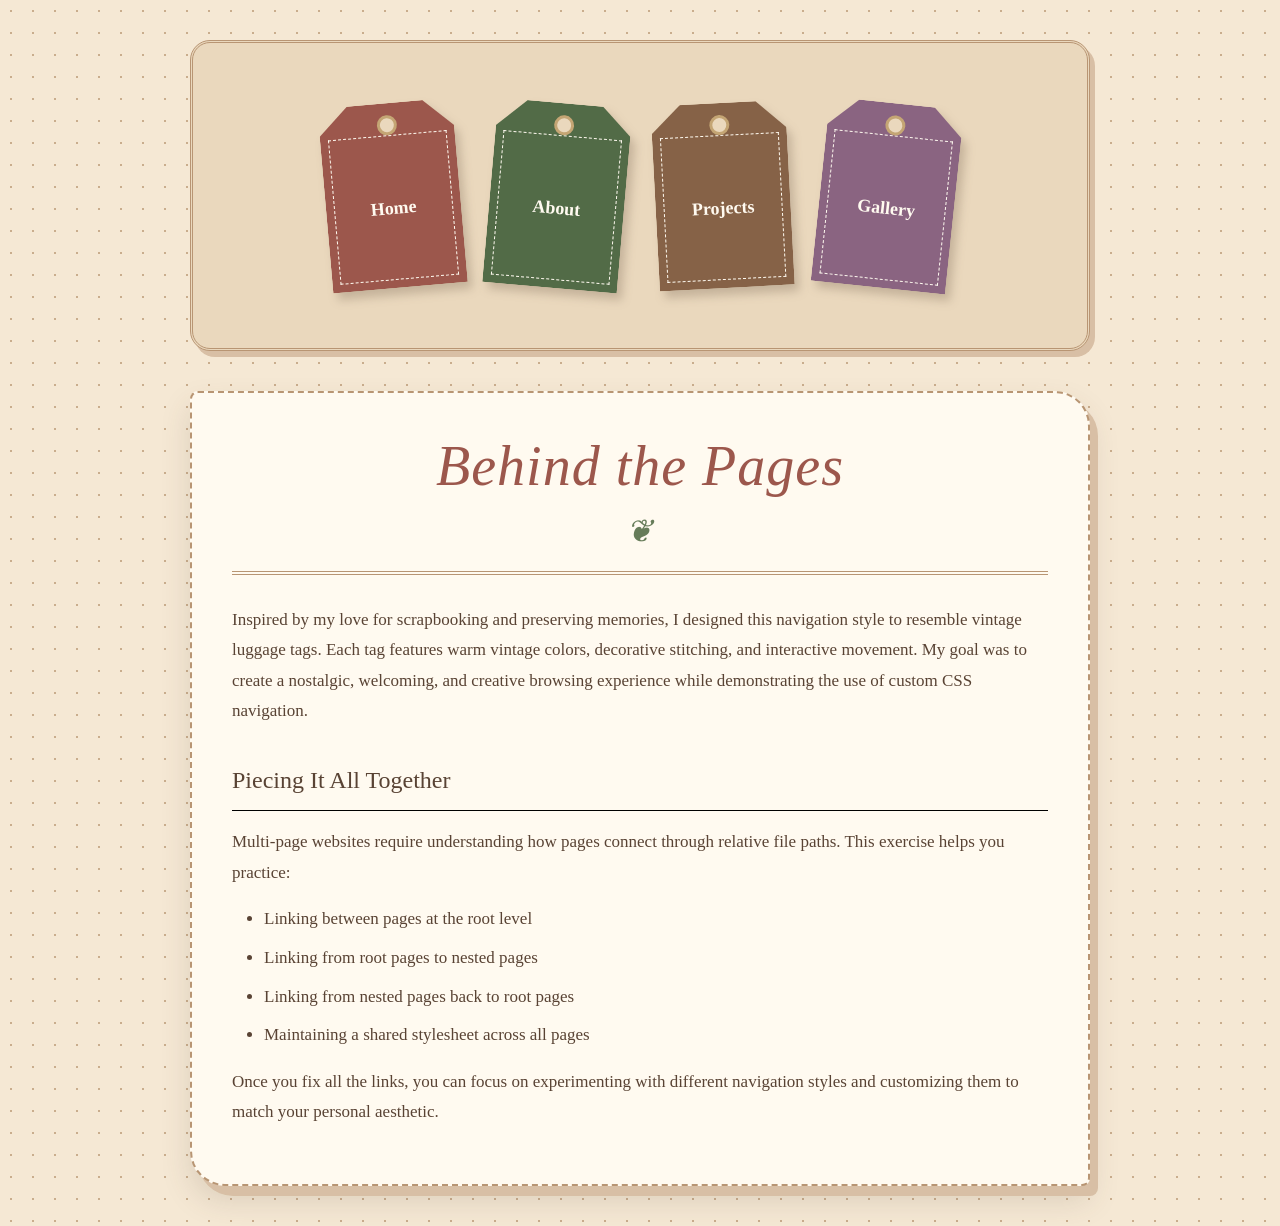
<file: week-06-exercise-01/about.html>
<!DOCTYPE html>
<html lang="en">

<head>
  <meta charset="UTF-8">
  <meta name="viewport" content="width=device-width, initial-scale=1.0">
  <title>Navigation Lab - About</title>
  <link rel="stylesheet" href="css/style.css">
</head>

<body>

  <nav class="nav-custom">
    <ul>
      <li><a href="index.html">Home</a></li>
      <li><a href="about.html">About</a></li>
      <li><a href="projects/index.html">Projects</a></li>
      <li><a href="gallery/index.html">Gallery</a></li>
    </ul>
  </nav>

  <main>
    <h1>Behind the Pages</h1>

    <p>
    Inspired by my love for scrapbooking and preserving
    memories, I designed this navigation style to resemble
    vintage luggage tags. Each tag features warm vintage
    colors, decorative stitching, and interactive movement.
    My goal was to create a nostalgic, welcoming, and
    creative browsing experience while demonstrating
    the use of custom CSS navigation.
</p>

    <h2>Piecing It All Together</h2>

    <p>Multi-page websites require understanding how pages connect through relative file paths. This exercise helps you
      practice:</p>

    <ul>
      <li>Linking between pages at the root level</li>
      <li>Linking from root pages to nested pages</li>
      <li>Linking from nested pages back to root pages</li>
      <li>Maintaining a shared stylesheet across all pages</li>
    </ul>

    <p>Once you fix all the links, you can focus on experimenting with different navigation styles and customizing them
      to match your personal aesthetic.</p>
  </main>

</body>

</html>
</file>
<file: project-01/style.css>
/* Personal Portfolio Color Palette */

:root {
    --rose-gold: #B76E79;
    --soft-blush: #F4DCD6;
    --sage-green: #9CAF88;
    --dusty-mauve: #8E7180;
    --cream: #FFF9F5;
    --white: #FFFFFF;
    --dark-text: #333333;
}


/* General Website Styling */

* {
    box-sizing: border-box;
}

body {
    margin: 0;
    padding: 0;
    font-family: Georgia, 'Times New Roman', serif;
    background-color: var(--cream);
    color: var(--dark-text);
    font-size: 16px;
    line-height: 1.6;
}

h1, h2, h3 {
    font-family: Georgia, 'Times New Roman', serif;
    color: var(--dusty-mauve);
}

h1 {
    font-size: 40px;
}

h2 {
    font-size: 30px;
}

h3 {
    font-size: 22px;
}

p {
    font-size: 16px;
    line-height: 1.8;
}

/* Header and Navigation Styling */

header {
    background-color: var(--rose-gold);
    color: var(--white);
    text-align: center;
    padding: 50px 20px;
}

header h1 {
    color: var(--white);
    margin-bottom: 10px;
}

header p {
    color: var(--white);
    font-size: 18px;
    margin-bottom: 30px;
}

nav {
    display: flex;
    justify-content: center;
    align-items: center;
    gap: 25px;
    flex-wrap: wrap;
}

nav a {
    color: var(--white);
    text-decoration: none;
    font-size: 17px;
    padding: 10px 15px;
    border-radius: 5px;
    transition: background-color 0.3s ease,
                transform 0.3s ease;
}

nav a:hover {
    background-color: var(--dusty-mauve);
    transform: translateY(-3px);
}

/* About Me Section Styling */

#about {
    background-color: var(--soft-blush);
    padding: 50px 40px;
    margin: 40px auto;
    max-width: 1000px;
    border-radius: 12px;
    border-left: 6px solid var(--rose-gold);
}

#about h2 {
    color: var(--dusty-mauve);
    text-align: center;
    margin-bottom: 25px;
}

#about p {
    color: var(--dark-text);
    margin-bottom: 20px;
}

/* Skills and Interests Section */

#skills {
    padding: 50px 20px;
    text-align: center;
}

#skills h2 {
    color: var(--dusty-mauve);
    margin-bottom: 30px;
}

.skills-container {
    display: flex;
    justify-content: center;
    flex-wrap: wrap;
    gap: 25px;
    max-width: 1100px;
    margin: 0 auto;
}

.skill-card {
    background-color: var(--white);
    border: 2px solid var(--sage-green);
    border-radius: 12px;
    padding: 30px;
    flex: 1 1 220px;
    max-width: 450px;
    box-shadow: 0 4px 10px rgba(0, 0, 0, 0.08);
    transition: transform 0.3s ease,
                box-shadow 0.3s ease,
                background-color 0.3s ease;
}

.skill-card h3 {
    color: var(--rose-gold);
    margin-bottom: 15px;
}

.skill-card:hover {
    transform: translateY(-8px);
    box-shadow: 0 10px 20px rgba(0, 0, 0, 0.15);
    background-color: var(--soft-blush);
}

/* Projects Section Styling */

#projects {
    background-color: var(--soft-blush);
    padding: 50px 20px;
    text-align: center;
}

#projects h2 {
    color: var(--dusty-mauve);
    margin-bottom: 30px;
}

.projects-container {
    display: flex;
    justify-content: center;
    flex-wrap: wrap;
    gap: 25px;
    max-width: 1100px;
    margin: 0 auto;
}

.project-card {
    background-color: var(--white);
    border: 2px solid var(--rose-gold);
    border-radius: 12px;
    padding: 30px;
    flex: 1 1 250px;
    max-width: 350px;
    box-shadow: 0 4px 10px rgba(0, 0, 0, 0.08);
    transition: transform 0.3s ease,
                box-shadow 0.3s ease,
                border-color 0.3s ease;
}

.project-card h3 {
    color: var(--rose-gold);
    margin-bottom: 15px;
}

.project-card:hover {
    transform: translateY(-8px);
    box-shadow: 0 12px 24px rgba(0, 0, 0, 0.15);
    border-color: var(--sage-green);
}
/* Project Card Images */

.project-card img {
    width: 100%;
    height: 200px;
    object-fit: cover;
    border-radius: 8px;
    margin-bottom: 15px;
}

/* Contact & Footer Styling */

#contact {
    background-color: var(--sage-green);
    color: var(--white);
    text-align: center;
    padding: 50px 20px;
    border-top: 6px solid var(--rose-gold);
}

#contact h2 {
    color: var(--white);
    margin-bottom: 20px;
}

#contact p {
    margin-bottom: 15px;
}

#contact a {
    color: var(--white);
    background-color: var(--rose-gold);
    padding: 10px 20px;
    border-radius: 8px;
    text-decoration: none;
    display: inline-block;
    transition: background-color 0.3s ease,
                transform 0.3s ease;
}

#contact a:hover {
    background-color: var(--dusty-mauve);
    transform: translateY(-3px);
}

/* Responsive Design for Mobile Devices */

@media (max-width: 768px) {

    header {
        padding: 30px 15px;
    }

    h1 {
        font-size: 30px;
    }

    nav {
        flex-direction: column;
        gap: 10px;
    }

    #about {
        margin: 20px 15px;
        padding: 30px 20px;
    }

    .skills-container,
    .projects-container {
        flex-direction: column;
        align-items: center;
    }

    .skill-card,
    .project-card {
        width: 100%;
        max-width: 400px;
        flex: 0 1 auto;
    }

    #contact {
        padding: 35px 15px;
    }
}
</file>
<file: week-03-exercise-01/style.css>
* {
    box-sizing: border-box;
}

body {
    font-family: Arial, sans-serif;
    background-color: #f3edf8;
    margin: 0;
    padding: 40px;
}

.card {
    max-width: 600px;
    margin: 0 auto;
    padding: 30px;
    background-color: white;
    border: 4px solid #9873b5;
}

.card h1 {
    color: #49315f;
    font-size: 32px;
    margin: 0 0 20px 0;
}

.card p {
    color: #49315f;
    font-size: 18px;
    margin: 0;
}
</file>
<file: week-04-exercise-01/style.css>
* {
    box-sizing: border-box;
}

html,
body {
    min-height: 100vh;
    margin: 0;
}

body {
    font-family: "Times New Roman", serif;
    line-height: 2;
    display: flex;
    justify-content: center;
    align-items: flex-start;
    padding: 32px 0;
}

main {
    max-width: 800px;
    width: 90%;
    padding: 16px;
    border: 1px solid rgba(0, 0, 0, 0.25);
}

h1 {
    font-weight: normal;
    font-size: 48px;
    line-height: 1em;
    margin-top: 48px;
    margin-bottom: 48px;
    text-align: center;
}

h2 {
    font-size: 24px;
    margin-top: 48px;
    margin-bottom: 16px;
    border-bottom: 1px solid rgba(0, 0, 0, 1);
    padding-bottom: 16px;
}

p {
    margin-bottom: 16px;
}

.screenshot-container {
    margin: 32px 0;
    padding: 16px;
    border: 1px solid rgba(0, 0, 0, 1);
    text-align: center;
}

.screenshot-container img {
    max-width: 100%;
    height: auto;
    display: block;
    margin: 0 auto;
    border: 1px solid rgba(0, 0, 0, 0.25);
}
</file>
<file: week-04-exercise-02/style.css>
* {
    box-sizing: border-box;
}

html,
body {
    min-height: 100vh;
    margin: 0;
}

body {
    font-family: "Times New Roman", serif;
    line-height: 2;
    display: flex;
    justify-content: center;
    align-items: flex-start;
    padding: 32px 0;
}

main {
    max-width: 1200px;
    width: 90%;
    padding: 16px;
    border: 1px solid rgba(0, 0, 0, 0.25);
}

h1 {
    font-weight: normal;
    font-size: 48px;
    line-height: 1em;
    margin-top: 48px;
    margin-bottom: 48px;
    text-align: center;
}

main>p {
    margin-bottom: 32px;
    text-align: center;
    max-width: 800px;
    margin-left: auto;
    margin-right: auto;
}


.collection-grid {
    display: flex;
    flex-wrap: wrap;
    gap: 20px;
    margin: 48px 0;
}


.collection-card {
    border: 1px solid rgba(0, 0, 0, 0.25);
    background-color: #fafafa;
    padding: 16px;


flex-grow: 0;
flex-shrink: 1;
flex-basis: 100%;
}


.collection-card img {
    width: 100%;
    height: 350px;
    object-fit: cover;
    display: block;
    border: 1px solid rgba(0, 0, 0, 0.25);
    margin-bottom: 16px;
}

.collection-card h2 {
    font-size: 24px;
    font-weight: bold;
    margin-top: 0;
    margin-bottom: 8px;
    line-height: 1.2;
}

.collection-card .details {
    font-size: 14px;
    color: rgba(0, 0, 0, 0.6);
    margin-bottom: 16px;
    font-style: italic;
}

.collection-card .description {
    font-size: 16px;
    margin-bottom: 0;
    line-height: 1.6;
}


@media (width >= 480px) {
    .collection-card {
        flex-basis: calc((100% - 20px) / 2);
        box-sizing: border-box;
    }
}


@media (width >= 1024px) {
    .collection-card {
        flex-basis: calc((100% - 40px) / 3);
    }
}
</file>
<file: week-05-exercise-01/style.css>
* {
    margin: 0;
    padding: 0;
    box-sizing: border-box;
}

body {
    font-family: "Times New Roman", serif;
    line-height: 2;
    background-color: #fafafa;
    color: #1F2937;
    padding: 32px 16px;
}

.container {
    max-width: 800px;
    margin: 0 auto;
    display: flex;
    flex-direction: column;
    gap: 48px;
}

h1 {
    font-size: 48px;
    line-height: 1em;
    font-weight: normal;
    text-align: center;
    margin-bottom: 16px;
}

.subtitle {
    text-align: center;
    font-size: 16px;
    color: #6B7280;
    margin-bottom: 32px;
}

h2 {
    font-size: 24px;
    font-weight: normal;
    border-bottom: 1px solid rgba(0, 0, 0, 1);
    padding-bottom: 8px;
    margin-bottom: 16px;
}

.button-section {
    padding: 32px;
    background-color: #ffffff;
    border: 1px solid rgba(0, 0, 0, 0.25);
}

.button-section p {
    font-size: 16px;
    margin-bottom: 24px;
}

button {
    font-family: "Times New Roman", serif;
    font-size: 16px;
    cursor: pointer;
    border-radius: 0;
}

.button-01 {
    background-color: #0066CC;
    color: #ffffff;
    padding: 16px 32px;
    border: 2px solid #0066CC;
    transition: background-color 0.3s ease, color 0.3s ease, border-color 0.3s ease;
}

.button-01:hover {
    background-color: #ffffff;
    color: #0066CC;
    border-color: #0066CC;
}

.button-02 {
    background-color: #0e6027;
    color: #ffffff;
    padding: 16px 32px;
    border: 2px solid #0e6027;
    transition: transform 0.3s ease, box-shadow 0.3s ease;
}

.button-02:hover {
    transform: translateY(-4px);
    box-shadow: 0 8px 16px rgba(0, 0, 0, 0.2);
}

.button-03 {
    background-color: #8b5cf6;
    color: #ffffff;
    padding: 16px 32px;
    border: 2px solid #8b5cf6;
    font-family: 'Times New Roman', serif;
    transition: transform 0.3s ease, background-color 0.3s ease, border-color 0.3s ease;
}

.button-03:hover {
    transform: scale(1.1);
    background-color: #5b21b6;
    border-color: #5b21b6;
}

.button-04 {
    background-color: #ec4899;
    color: #ffffff;
    padding: 16px 32px;
    border: 2px solid #ec4899;
    font-family: 'Times New Roman', serif;
    transition: background-color 0.3s ease-in-out, box-shadow 0.3s ease-in-out, border-color 0.3s ease-in-out;
}

.button-04:hover {
    background-color: #be185d;
    border-color: #be185d;
    box-shadow: 0 0 20px rgba(236, 72, 153, 0.65);
}

.button-05 {
    background-color: #0891b2;
    color: #ffffff;
    padding: 16px 32px;
    border: 2px solid #0891b2;
    font-family: 'Times New Roman', serif;
    transition: transform 0.3s ease-in-out, background-color 0.3s ease-in-out, border-color 0.3s ease-in-out;
}

.button-05:hover {
    transform: translateX(10px);
    background-color: #155e75;
    border-color: #155e75;
}

.button-06 {
    background-color: #1e293b;
    color: #ffffff;
    padding: 16px 32px;
    border: 2px solid #d4a017;
    font-family: 'Times New Roman', serif;
    transition: background-color 0.5s ease, border-color 0.5s ease, box-shadow 0.5s ease;
}

.button-06:hover {
    background-color: #334155;
    border-color: #facc15;
    box-shadow: 0 0 18px rgba(250, 204, 21, 0.8);
}
</file>
<file: week-06-exercise-01/css/style.css>
* {
  margin: 0;
  padding: 0;
  box-sizing: border-box;
}

body {
    font-family: Georgia, "Times New Roman", serif;
    font-size: 17px;
    line-height: 1.8;
    color: #594334;
    background-color: #f5e8d4;
    background-image: radial-gradient(#c9ad8d 1px, transparent 1px);
    background-size: 22px 22px;
    display: flex;
    flex-direction: column;
    justify-content: flex-start;
    align-items: center;
    min-height: 100vh;
    padding: 40px 20px;
}

main {
    max-width: 900px;
    width: 100%;
    padding: 40px;
    margin-top: 30px;
    background-color: #fffaf0;
    border: 2px dashed #b89573;
    border-radius: 8px 35px 8px 35px;
    box-shadow: 8px 10px 0 #d8bfa5,
                0 15px 30px rgba(89, 67, 52, 0.15);
}

h1 {
    font-family: Georgia, serif;
    font-size: clamp(2rem, 5vw, 3.5rem);
    font-style: italic;
    font-weight: normal;
    line-height: 1.2;
    letter-spacing: 1px;
    color: #9c574c;
    text-align: center;
    margin-bottom: 30px;
    padding-bottom: 20px;
    border-bottom: 4px double #b89573;
}

h1::after {
    content: "❦";
    display: block;
    font-size: 32px;
    color: #667c59;
    margin-top: 12px;
}

h2 {
  font-size: 24px;
  font-weight: normal;
  margin-top: 32px;
  margin-bottom: 16px;
  padding-bottom: 8px;
  border-bottom: 1px solid rgba(0, 0, 0, 1);
}

p {
  margin-bottom: 16px;
}

ul {
  margin-left: 32px;
  margin-bottom: 16px;
}

li {
  margin-bottom: 8px;
}

a {
  color: #0066CC;
  text-decoration: underline;
}

a:hover {
  color: #004499;
}

code {
  font-family: monospace;
  background-color: #f5f5f5;
  padding: 2px 6px;
  border: 1px solid rgba(0, 0, 0, 0.25);
}

.nav-simple {
    position: relative;
    width: 100%;
    max-width: 900px;
    background-color: #ead8bd;
    padding: 20px 25px 35px;
    border: 2px dashed #b89573;
    border-radius: 15px;
    box-shadow: 5px 6px 0 #d8bfa5;
    margin-bottom: 20px;
}

.nav-simple ul {
    list-style: none;
    margin: 0;
    padding: 0;
    display: flex;
    justify-content: center;
    align-items: flex-start;
    flex-wrap: wrap;
    gap: 25px;
}

.nav-simple li {
  margin-bottom: 8px;
}

.nav-simple a {
    position: relative;
    display: flex;
    flex-direction: column;
    align-items: center;
    justify-content: center;
    width: 130px;
    min-height: 175px;
    padding: 20px 10px 45px;
    background-color: #9c574c;
    color: #fffaf0;
    font-size: 18px;
    font-weight: bold;
    text-align: center;
    text-decoration: none;
    clip-path: polygon(0 0, 100% 0, 100% 100%, 50% 85%, 0 100%);
    transition: transform 0.3s ease;
}/* Individual vintage ribbon colors */

.nav-simple li:nth-child(1) a {
    background-color: #9c574c;
    min-height: 175px;
}

.nav-simple li:nth-child(2) a {
    background-color: #526b47;
    min-height: 205px;
}

.nav-simple li:nth-child(3) a {
    background-color: #866247;
    min-height: 175px;
}

.nav-simple li:nth-child(4) a {
    background-color: #8a6481;
    min-height: 205px;
}
/* Decorative ribbon stitching */

.nav-simple a::before {
    content: "";
    position: absolute;
    inset: 8px 8px 35px;
    border: 1px dashed #fffaf0;
    pointer-events: none;
}

/* Vintage bookmark symbols */

.nav-simple a::after {
    font-size: 36px;
    line-height: 1;
    margin-bottom: 12px;
    order: -1;
}

.nav-simple li:nth-child(1) a::after {
    content: "⌂";
}

.nav-simple li:nth-child(2) a::after {
    content: "♡";
}

.nav-simple li:nth-child(3) a::after {
    content: "✂";
}

.nav-simple li:nth-child(4) a::after {
    content: "✿";
}

.nav-simple li a:hover,
.nav-simple li a:focus-visible {
    color: #fffaf0;
    transform: translateY(12px);
    filter: brightness(1.15);
    outline: 2px dashed #fffaf0;
    outline-offset: -12px;
}

.nav-simple + main {
    margin-left: 0;
    margin-top: 20px;
}

.nav-horizontal {
    position: relative;
    width: 100%;
    max-width: 900px;
    background-color: #ead8bd;
    padding: 30px 20px;
    border: 2px dashed #b89573;
    border-radius: 15px;
    box-shadow: 5px 6px 0 #d8bfa5;
    margin-bottom: 20px;
}

.nav-horizontal ul {
    list-style: none;
    margin: 0;
    padding: 15px 0;
    display: flex;
    justify-content: center;
    align-items: center;
    flex-wrap: wrap;
    gap: 25px;
}

.nav-horizontal li {
  margin-bottom: 0;
}

.nav-horizontal a {
    position: relative;
    display: flex;
    flex-direction: column;
    align-items: center;
    justify-content: center;
    width: 130px;
    min-height: 140px;
    padding: 20px 12px;
    color: #fffaf0;
    background-color: #9c574c;
    font-size: 18px;
    font-weight: bold;
    text-align: center;
    text-decoration: none;
    border: 5px solid #fffaf0;
    outline: 1px dashed #fffaf0;
    outline-offset: -10px;
    border-radius: 4px;
    box-shadow: 5px 7px 10px rgba(89, 67, 52, 0.25);
    transform: rotate(-4deg);
    transition: transform 0.3s ease, box-shadow 0.3s ease;
}
/* Individual scrapbook card colors */

.nav-horizontal li:nth-child(1) a {
    background-color: #9c574c;
    transform: rotate(-4deg);
}

.nav-horizontal li:nth-child(2) a {
    background-color: #526b47;
    transform: rotate(4deg);
}

.nav-horizontal li:nth-child(3) a {
    background-color: #866247;
    transform: rotate(-3deg);
}

.nav-horizontal li:nth-child(4) a {
    background-color: #8a6481;
    transform: rotate(5deg);
}

/* Decorative vintage washi tape */

.nav-horizontal a::before {
    content: "";
    position: absolute;
    top: -12px;
    left: 25%;
    width: 50%;
    height: 22px;
    background: repeating-linear-gradient(
        45deg,
        #e6cda0,
        #e6cda0 5px,
        #c9ad8d 5px,
        #c9ad8d 7px
    );
    opacity: 0.95;
    transform: rotate(-8deg);
    pointer-events: none;
}

/* Individual scrapbook symbols */

.nav-horizontal a::after {
    font-size: 36px;
    line-height: 1;
    margin-bottom: 12px;
    order: -1;
}

.nav-horizontal li:nth-child(1) a::after {
    content: "⌂";
}

.nav-horizontal li:nth-child(2) a::after {
    content: "♡";
}

.nav-horizontal li:nth-child(3) a::after {
    content: "✂";
}

.nav-horizontal li:nth-child(4) a::after {
    content: "✿";
}


.nav-horizontal li a:hover,
.nav-horizontal li a:focus-visible {
    color: #fffaf0;
    transform: translateY(-12px) rotate(0deg) scale(1.08);
    box-shadow: 8px 15px 20px rgba(89, 67, 52, 0.35);
    outline: 2px dashed #fffaf0;
}

.nav-horizontal+main {
  margin-top: 20px;
}

.nav-custom {
    position: relative;
    width: 100%;
    max-width: 900px;
    background-color: #ead8bd;
    padding: 40px 25px;
    border: 3px double #b89573;
    border-radius: 20px;
    box-shadow: 5px 6px 0 #d8bfa5;
    margin-bottom: 20px;
}

.nav-custom ul {
    list-style: none;
    margin: 0;
    padding: 20px 0;
    display: flex;
    justify-content: center;
    align-items: center;
    flex-wrap: wrap;
    gap: 30px;
}

.nav-custom li {
    position: relative;
    margin-bottom: 0;
    filter: drop-shadow(5px 7px 5px rgba(89, 67, 52, 0.25));
}

.nav-custom a {
    position: relative;
    display: flex;
    flex-direction: column;
    align-items: center;
    justify-content: center;
    width: 135px;
    min-height: 185px;
    padding: 45px 12px 20px;
    background-color: #9c574c;
    color: #fffaf0;
    font-size: 18px;
    font-weight: bold;
    text-align: center;
    text-decoration: none;
    clip-path: polygon(0 15%, 22% 0, 78% 0, 100% 15%, 100% 100%, 0 100%);
    transform: rotate(-5deg);
    transition: transform 0.3s ease;
}
/* Individual vintage luggage tag colors */

.nav-custom li:nth-child(1) a {
    background-color: #9c574c;
    transform: rotate(-5deg);
}

.nav-custom li:nth-child(2) a {
    background-color: #526b47;
    transform: rotate(5deg);
}

.nav-custom li:nth-child(3) a {
    background-color: #866247;
    transform: rotate(-3deg);
}

.nav-custom li:nth-child(4) a {
    background-color: #8a6481;
    transform: rotate(6deg);
}
/* Decorative luggage tag stitching */

.nav-custom a::before {
    content: "";
    position: absolute;
    inset: 32px 8px 8px;
    border: 1px dashed #fffaf0;
    pointer-events: none;
}

/* Reinforced luggage tag hole */

.nav-custom a::after {
    content: "";
    position: absolute;
    top: 12px;
    left: 50%;
    width: 14px;
    height: 14px;
    background-color: #ead8bd;
    border: 3px solid #c4a574;
    border-radius: 50%;
    transform: translateX(-50%);
    pointer-events: none;
}
/* Interactive vintage luggage tags */

.nav-custom li a:hover,
.nav-custom li a:focus-visible {
    color: #fffaf0;
    transform: translateY(-15px) rotate(0deg) scale(1.08);
    filter: brightness(1.15);
    outline: 2px dashed #fffaf0;
    outline-offset: -12px;
}

.nav-custom + main {
    margin-top: 20px;
}
@media (width >=480px) {}

@media (width >=1024px) {}
</file>
